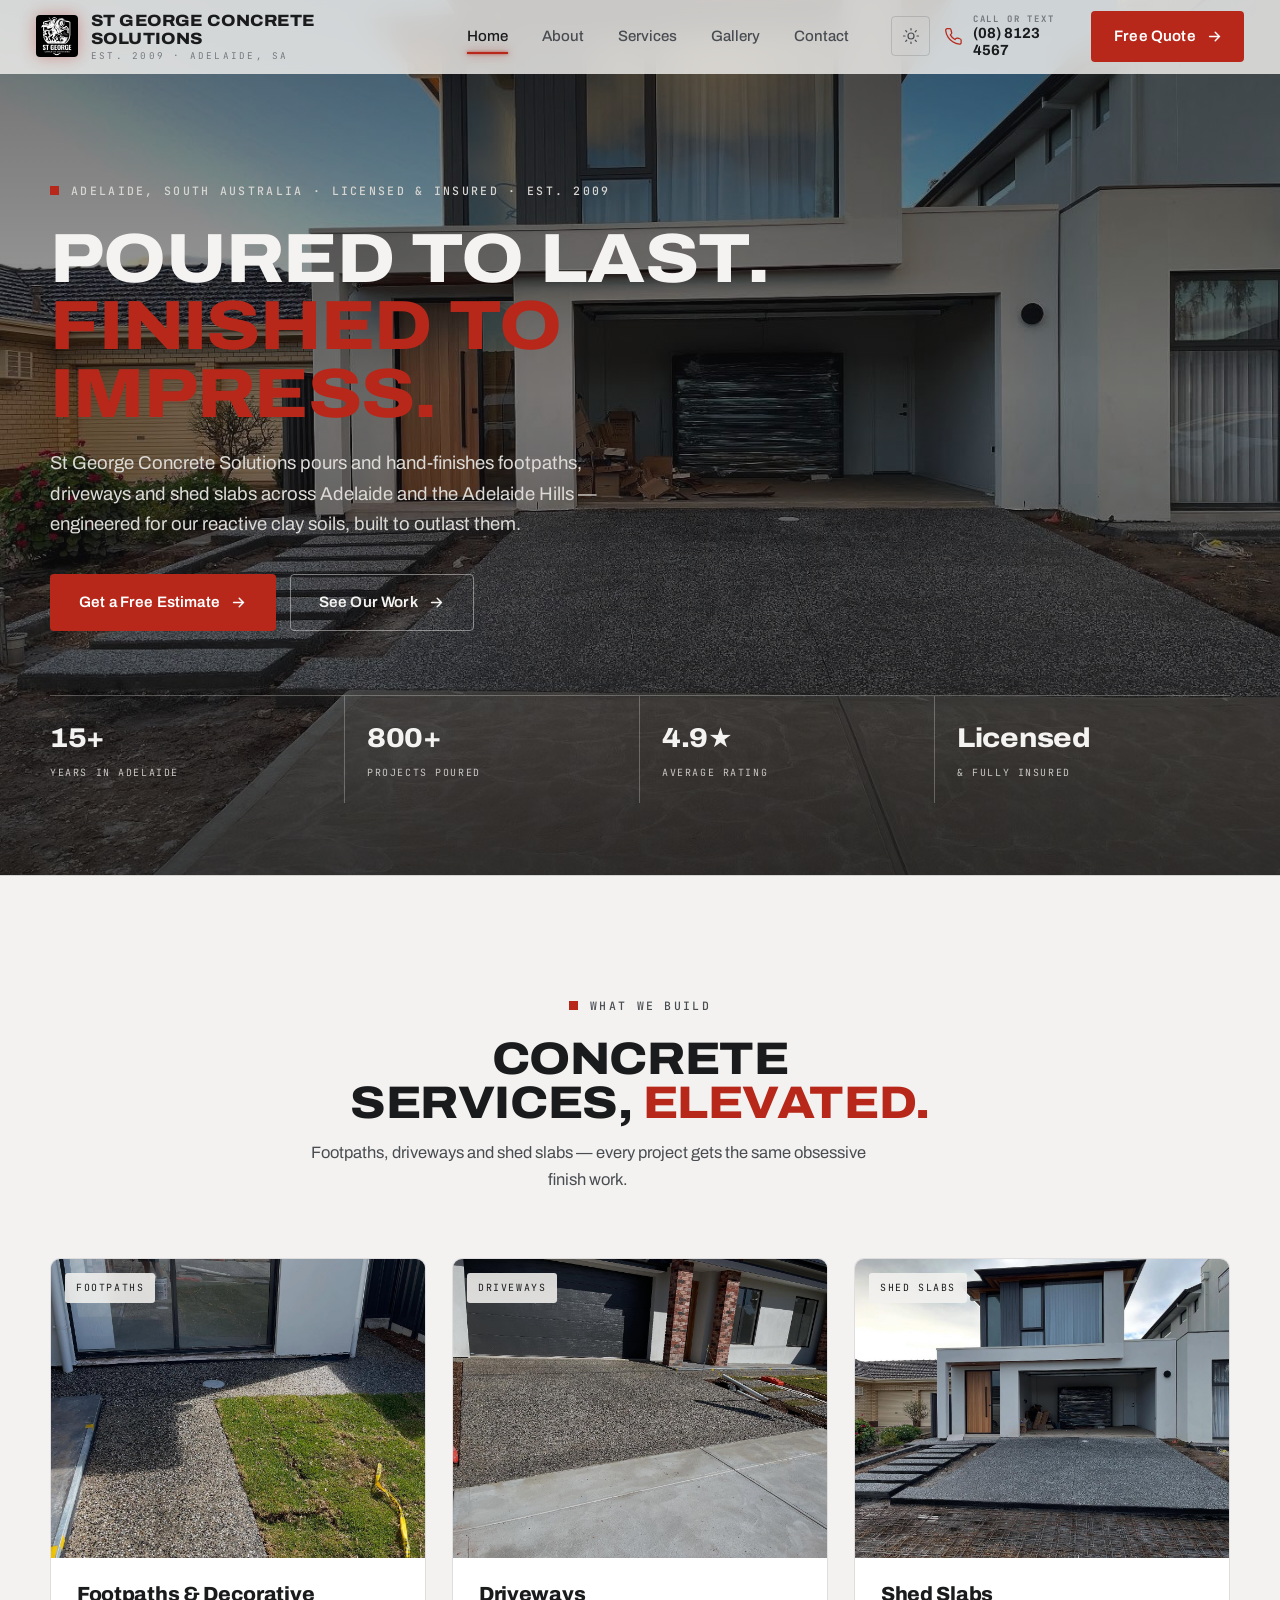
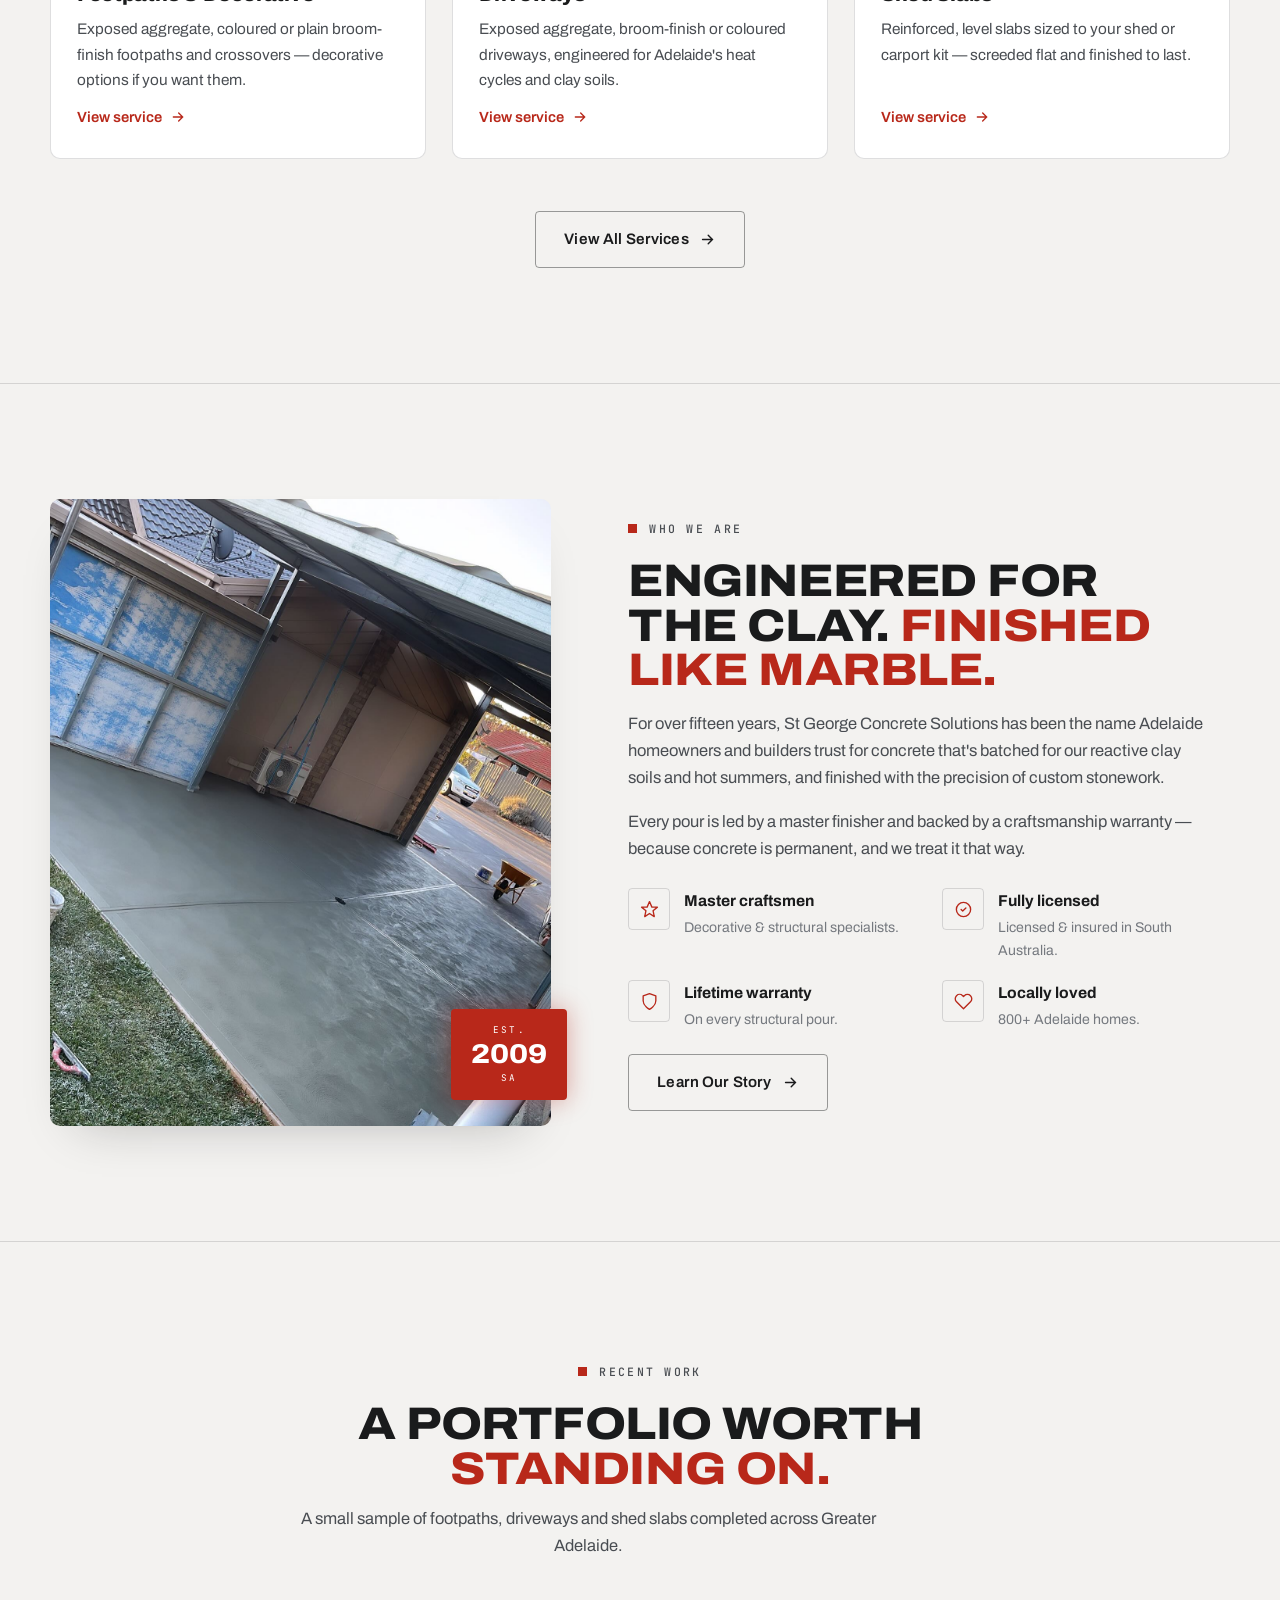
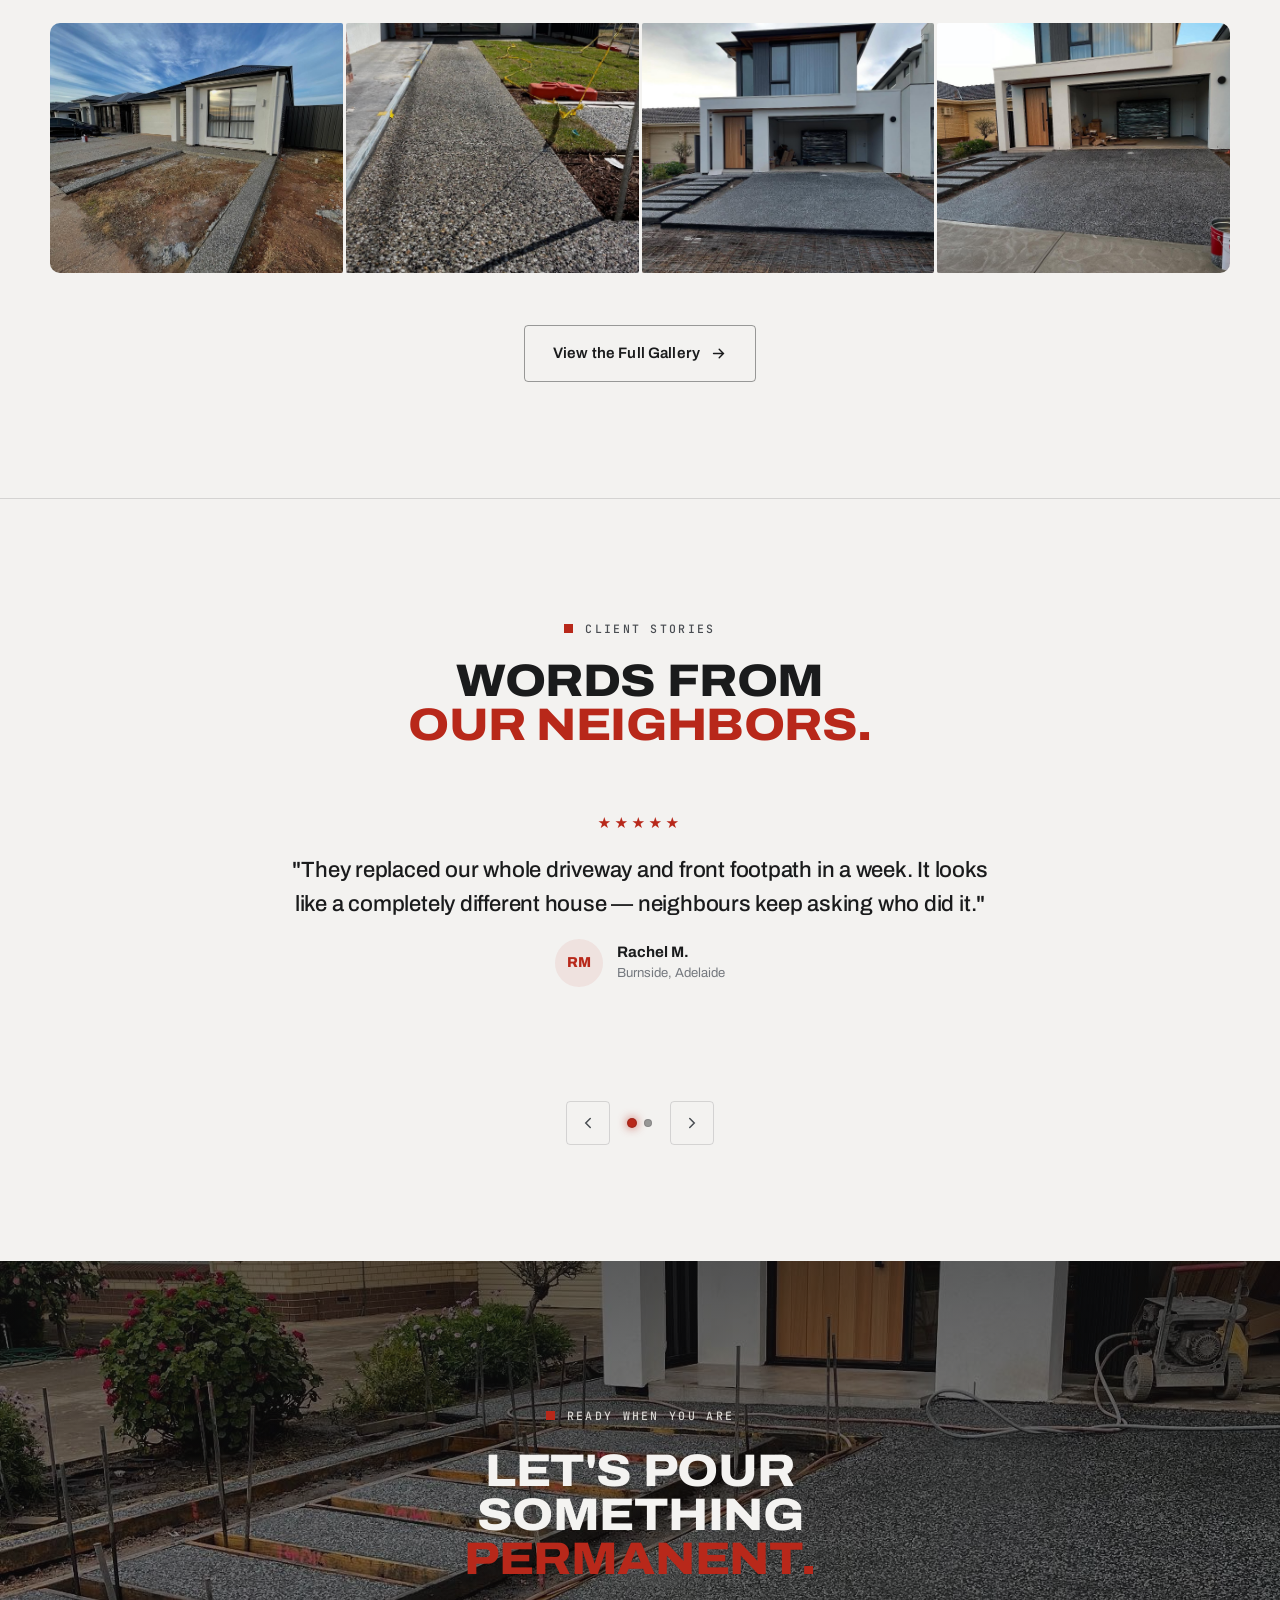
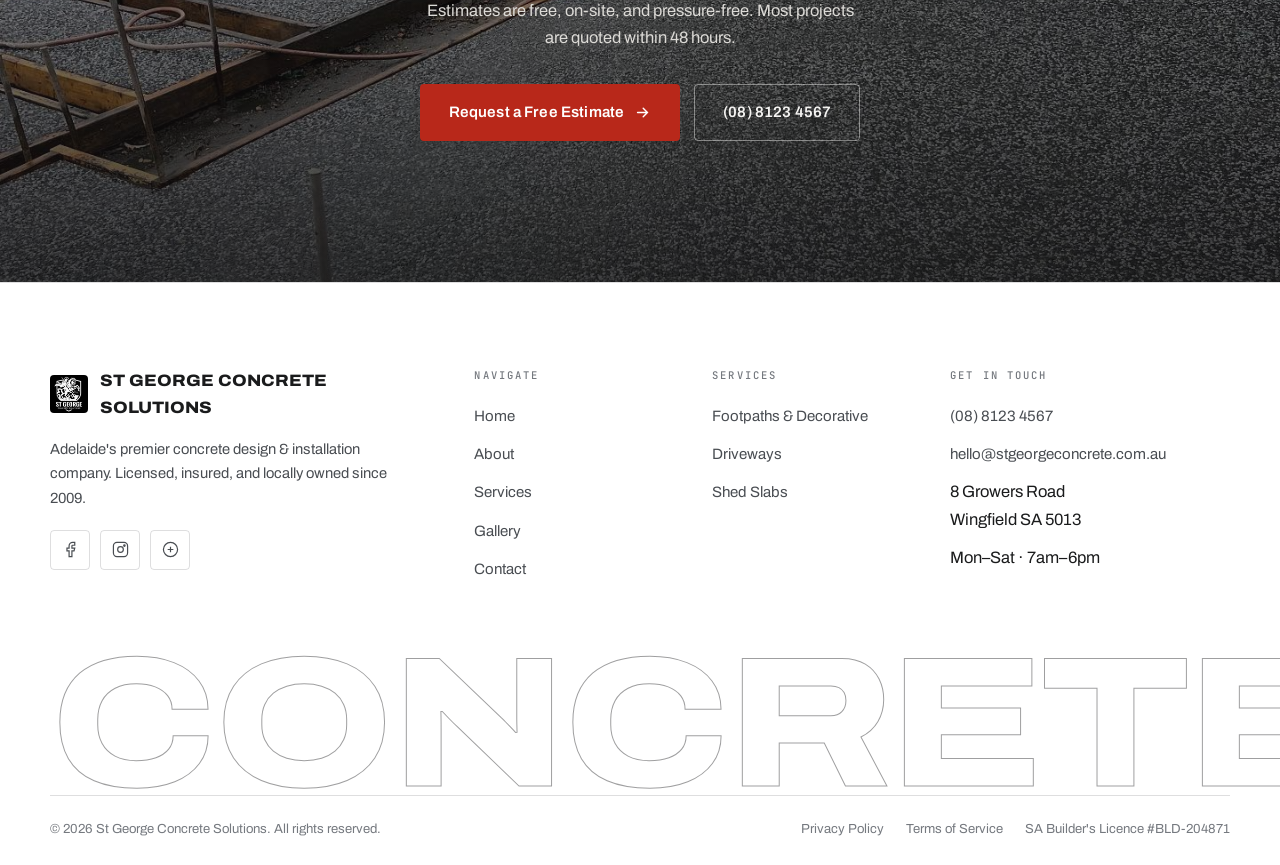
<file: index.html>
<!DOCTYPE html>
<html lang="en">
<head>
<meta charset="UTF-8">
<script>(function(){try{var t=localStorage.getItem('sg-theme');if(!t){t=(window.matchMedia&&window.matchMedia('(prefers-color-scheme: dark)').matches)?'dark':'light';}document.documentElement.setAttribute('data-theme',t);}catch(e){document.documentElement.setAttribute('data-theme','light');}})();</script>
<meta name="viewport" content="width=device-width, initial-scale=1.0">
<title>St George Concrete Solutions | Premium Concrete in Adelaide, SA</title>
<meta name="description" content="Adelaide's footpath, driveway and shed slab specialists. Licensed, insured, 15+ years of experience.">
<link rel="preconnect" href="https://fonts.googleapis.com">
<link rel="preconnect" href="https://fonts.gstatic.com" crossorigin>
<link href="https://fonts.googleapis.com/css2?family=Archivo:ital,wdth,wght@0,62..125,100..900;1,62..125,100..900&family=JetBrains+Mono:wght@400;500;600&display=swap" rel="stylesheet">
<link rel="icon" href="data:image/svg+xml,%3Csvg xmlns='http://www.w3.org/2000/svg' viewBox='0 0 100 100'%3E%3Crect width='100' height='100' rx='14' fill='%23B8281A'/%3E%3Ctext x='50' y='66' font-size='46' font-family='Arial,Helvetica,sans-serif' font-weight='800' fill='%23ffffff' text-anchor='middle'%3ESG%3C/text%3E%3C/svg%3E">
<link rel="stylesheet" href="styles.css">
</head>
<body>
<a class="skip-link" href="#main">Skip to content</a>
<header id="site-header">
  <div class="container nav-inner">
    <a href="index.html" class="logo" aria-label="St George Concrete Solutions — home">
      <img class="mark" src="Conclogo.jpg" alt="">
      <span class="word"><b>St George Concrete Solutions</b><small>Est. 2009 · Adelaide, SA</small></span>
    </a>
    <nav class="nav-links" aria-label="Primary">
      <a href="index.html" class="active" aria-current="page">Home</a>
      <a href="about.html">About</a>
      <a href="services.html">Services</a>
      <a href="gallery.html">Gallery</a>
      <a href="contact.html">Contact</a>
    </nav>
    <div class="nav-right">
      <button class="theme-toggle" id="themeToggle" aria-label="Toggle light and dark mode" aria-pressed="false">
        <svg class="icon-sun" viewBox="0 0 24 24" fill="none" stroke="currentColor" stroke-width="1.6" stroke-linecap="round" stroke-linejoin="round" aria-hidden="true"><circle cx="12" cy="12" r="4"/><path d="M12 2v2M12 20v2M4.93 4.93l1.41 1.41M17.66 17.66l1.41 1.41M2 12h2M20 12h2M4.93 19.07l1.41-1.41M17.66 6.34l1.41-1.41"/></svg>
        <svg class="icon-moon" viewBox="0 0 24 24" fill="none" stroke="currentColor" stroke-width="1.6" stroke-linecap="round" stroke-linejoin="round" aria-hidden="true"><path d="M21 12.79A9 9 0 1111.21 3 7 7 0 0021 12.79z"/></svg>
      </button>
      <a href="tel:0881234567" class="nav-phone">
        <svg viewBox="0 0 24 24" fill="none" stroke-width="1.6" stroke-linecap="round" stroke-linejoin="round" aria-hidden="true"><path d="M22 16.92v3a2 2 0 0 1-2.18 2 19.79 19.79 0 0 1-8.63-3.07 19.5 19.5 0 0 1-6-6 19.79 19.79 0 0 1-3.07-8.67A2 2 0 0 1 4.11 2h3a2 2 0 0 1 2 1.72c.127.96.361 1.903.7 2.81a2 2 0 0 1-.45 2.11L8.09 9.91a16 16 0 0 0 6 6l1.27-1.27a2 2 0 0 1 2.11-.45c.907.339 1.85.573 2.81.7A2 2 0 0 1 22 16.92z"/></svg>
        <span><small>Call or text</small>(08) 8123 4567</span>
      </a>
      <a href="contact.html" class="btn btn-solid" style="padding:12px 22px;">
        <span>Free Quote</span>
        <svg viewBox="0 0 24 24" fill="none" stroke="currentColor" stroke-width="2" stroke-linecap="round" aria-hidden="true"><path d="M5 12h14M13 6l6 6-6 6"/></svg>
      </a>
      <button class="burger" id="burger" aria-label="Open menu" aria-expanded="false" aria-controls="mobilePanel"><span></span><span></span><span></span></button>
    </div>
  </div>
  <div class="mobile-panel" id="mobilePanel">
    <a href="index.html" class="active" aria-current="page">Home</a>
    <a href="about.html">About</a>
    <a href="services.html">Services</a>
    <a href="gallery.html">Gallery</a>
    <a href="contact.html">Contact</a>
    <a href="contact.html" class="btn btn-solid">Get a Free Quote</a>
  </div>
</header>
<div class="overlay-dim" id="overlayDim"></div>

<main id="main">

  <section class="hero">
    <div class="hero-bg">
      <img src="concrete.jpg" data-file="concrete.jpg" data-w="1920" data-h="1080" data-label="Hero — exposed aggregate driveway, wide shot" alt="Exposed aggregate driveway by St George Concrete Solutions" loading="lazy">
    </div>
    <div class="container hero-inner">
      <div class="eyebrow">Adelaide, South Australia · Licensed &amp; Insured · Est. 2009</div>
      <h1>Poured to last.<br><em>Finished to impress.</em></h1>
      <p class="lead">St George Concrete Solutions pours and hand-finishes footpaths, driveways and shed slabs across Adelaide and the Adelaide Hills — engineered for our reactive clay soils, built to outlast them.</p>
      <div class="hero-cta">
        <a href="contact.html" class="btn btn-solid"><span>Get a Free Estimate</span><svg viewBox="0 0 24 24" fill="none" stroke="currentColor" stroke-width="2" stroke-linecap="round" aria-hidden="true"><path d="M5 12h14M13 6l6 6-6 6"/></svg></a>
        <a href="gallery.html" class="btn btn-outline"><span>See Our Work</span><svg viewBox="0 0 24 24" fill="none" stroke="currentColor" stroke-width="2" stroke-linecap="round" aria-hidden="true"><path d="M5 12h14M13 6l6 6-6 6"/></svg></a>
      </div>
      <div class="hero-ticket">
        <div class="cell"><b>15+</b><span>Years in Adelaide</span></div>
        <div class="cell"><b>800+</b><span>Projects poured</span></div>
        <div class="cell"><b>4.9★</b><span>Average rating</span></div>
        <div class="cell"><b>Licensed</b><span>&amp; fully insured</span></div>
      </div>
    </div>
  </section>

  <section class="section">
    <div class="container">
      <div class="section-head center reveal">
        <div class="eyebrow">What we build</div>
        <h2 class="section-title">Concrete services, <em>elevated.</em></h2>
        <p class="section-sub">Footpaths, driveways and shed slabs — every project gets the same obsessive finish work.</p>
      </div>
      <div class="services-grid">
        <article class="service-card reveal-scale d1">
          <div class="service-media">
            <img src="concrete6.jpg" data-file="concrete6.jpg" data-w="800" data-h="640" data-label="Service — Footpaths" alt="Footpaths &amp; Decorative in Adelaide, South Australia" loading="lazy">
            <span class="service-tag">Footpaths</span>
          </div>
          <div class="service-body">
            <h3>Footpaths &amp; Decorative</h3>
            <p>Exposed aggregate, coloured or plain broom-finish footpaths and crossovers — decorative options if you want them.</p>
            <a href="services.html" class="service-link"><span>View service</span><svg viewBox="0 0 24 24" fill="none" stroke="currentColor" stroke-width="2" stroke-linecap="round" aria-hidden="true"><path d="M5 12h14M13 6l6 6-6 6"/></svg></a>
          </div>
        </article>

        <article class="service-card reveal-scale d2">
          <div class="service-media">
            <img src="concrete4.jpg" data-file="concrete4.jpg" data-w="800" data-h="640" data-label="Service — Driveways" alt="Driveways in Adelaide, South Australia" loading="lazy">
            <span class="service-tag">Driveways</span>
          </div>
          <div class="service-body">
            <h3>Driveways</h3>
            <p>Exposed aggregate, broom-finish or coloured driveways, engineered for Adelaide's heat cycles and clay soils.</p>
            <a href="services.html" class="service-link"><span>View service</span><svg viewBox="0 0 24 24" fill="none" stroke="currentColor" stroke-width="2" stroke-linecap="round" aria-hidden="true"><path d="M5 12h14M13 6l6 6-6 6"/></svg></a>
          </div>
        </article>

        <article class="service-card reveal-scale d3">
          <div class="service-media">
            <img src="concrete10.jpg" data-file="concrete10.jpg" data-w="800" data-h="640" data-label="Service — Shed Slabs" alt="Shed Slabs in Adelaide, South Australia" loading="lazy">
            <span class="service-tag">Shed Slabs</span>
          </div>
          <div class="service-body">
            <h3>Shed Slabs</h3>
            <p>Reinforced, level slabs sized to your shed or carport kit — screeded flat and finished to last.</p>
            <a href="services.html" class="service-link"><span>View service</span><svg viewBox="0 0 24 24" fill="none" stroke="currentColor" stroke-width="2" stroke-linecap="round" aria-hidden="true"><path d="M5 12h14M13 6l6 6-6 6"/></svg></a>
          </div>
        </article>

      </div>
      <div style="text-align:center; margin-top:52px;">
        <a href="services.html" class="btn btn-outline"><span>View All Services</span><svg viewBox="0 0 24 24" fill="none" stroke="currentColor" stroke-width="2" stroke-linecap="round" aria-hidden="true"><path d="M5 12h14M13 6l6 6-6 6"/></svg></a>
      </div>
    </div>
  </section>

  <section class="section">
    <div class="container about-grid">
      <div class="about-media reveal-left">
        <div class="img-wrap">
          <img src="concrete2.jpg" data-file="concrete2.jpg" data-w="900" data-h="1125" data-label="About — crew finishing a driveway pour" alt="St George Concrete Solutions crew hand-finishing a driveway pour" loading="lazy">
        </div>
        <div class="about-badge"><span>EST.</span><b>2009</b><span>SA</span></div>
      </div>
      <div class="about-copy reveal-right">
        <div class="eyebrow">Who we are</div>
        <h2 class="section-title">Engineered for the clay. <em>Finished like marble.</em></h2>
        <p>For over fifteen years, St George Concrete Solutions has been the name Adelaide homeowners and builders trust for concrete that's batched for our reactive clay soils and hot summers, and finished with the precision of custom stonework.</p>
        <p>Every pour is led by a master finisher and backed by a craftsmanship warranty — because concrete is permanent, and we treat it that way.</p>
        <div class="about-points">
          <div class="about-point">
            <div class="ic"><svg viewBox="0 0 24 24" fill="none" stroke="currentColor" stroke-width="1.7" stroke-linecap="round" stroke-linejoin="round" aria-hidden="true"><path d="M12 2l3 7h7l-5.5 4.5L18 21l-6-4-6 4 1.5-7.5L2 9h7z"/></svg></div>
            <div><b>Master craftsmen</b><p>Decorative &amp; structural specialists.</p></div>
          </div>
          <div class="about-point">
            <div class="ic"><svg viewBox="0 0 24 24" fill="none" stroke="currentColor" stroke-width="1.7" stroke-linecap="round" stroke-linejoin="round" aria-hidden="true"><circle cx="12" cy="12" r="9"/><path d="M9 12l2 2 4-4"/></svg></div>
            <div><b>Fully licensed</b><p>Licensed &amp; insured in South Australia.</p></div>
          </div>
          <div class="about-point">
            <div class="ic"><svg viewBox="0 0 24 24" fill="none" stroke="currentColor" stroke-width="1.7" stroke-linecap="round" stroke-linejoin="round" aria-hidden="true"><path d="M12 22s8-4.5 8-11V5l-8-3-8 3v6c0 6.5 8 11 8 11z"/></svg></div>
            <div><b>Lifetime warranty</b><p>On every structural pour.</p></div>
          </div>
          <div class="about-point">
            <div class="ic"><svg viewBox="0 0 24 24" fill="none" stroke="currentColor" stroke-width="1.7" stroke-linecap="round" stroke-linejoin="round" aria-hidden="true"><path d="M20.84 4.61a5.5 5.5 0 0 0-7.78 0L12 5.67l-1.06-1.06a5.5 5.5 0 1 0-7.78 7.78L12 21.23l8.84-8.84a5.5 5.5 0 0 0 0-7.78z"/></svg></div>
            <div><b>Locally loved</b><p>800+ Adelaide homes.</p></div>
          </div>
        </div>
        <a href="about.html" class="btn btn-outline" style="margin-top:14px;"><span>Learn Our Story</span><svg viewBox="0 0 24 24" fill="none" stroke="currentColor" stroke-width="2" stroke-linecap="round" aria-hidden="true"><path d="M5 12h14M13 6l6 6-6 6"/></svg></a>
      </div>
    </div>
  </section>

  <section class="section">
    <div class="container">
      <div class="section-head center reveal">
        <div class="eyebrow">Recent work</div>
        <h2 class="section-title">A portfolio worth <em>standing on.</em></h2>
        <p class="section-sub">A small sample of footpaths, driveways and shed slabs completed across Greater Adelaide.</p>
      </div>
      <div class="gallery-grid g-4 reveal">
        <a class="gallery-item" data-cat="driveways" href="gallery.html" aria-label="Driveways: Belair Hills Driveway — open gallery">
          <img src="concrete9.jpg" data-file="concrete9.jpg" data-w="800" data-h="1000" data-label="Gallery — Belair Hills Driveway" alt="Driveways: Belair Hills Driveway" loading="lazy">
          <div class="gallery-overlay"><div class="cat">Driveways</div><div class="ti">Belair Hills Driveway</div></div>
        </a>

        <a class="gallery-item" data-cat="footpaths" href="gallery.html" aria-label="Footpaths: Beaumont Footpath — open gallery">
          <img src="concrete11.jpg" data-file="concrete11.jpg" data-w="1000" data-h="640" data-label="Gallery — Beaumont Footpath" alt="Footpaths: Beaumont Footpath" loading="lazy">
          <div class="gallery-overlay"><div class="cat">Footpaths</div><div class="ti">Beaumont Footpath</div></div>
        </a>

        <a class="gallery-item" data-cat="shed-slabs" href="gallery.html" aria-label="Shed Slabs: Burnside Shed Slab — open gallery">
          <img src="concrete10.jpg" data-file="concrete10.jpg" data-w="700" data-h="640" data-label="Gallery — Burnside Shed Slab" alt="Shed Slabs: Burnside Shed Slab" loading="lazy">
          <div class="gallery-overlay"><div class="cat">Shed Slabs</div><div class="ti">Burnside Shed Slab</div></div>
        </a>

        <a class="gallery-item" data-cat="driveways" href="gallery.html" aria-label="Driveways: Glenelg Driveway — open gallery">
          <img src="concrete12.jpg" data-file="concrete12.jpg" data-w="700" data-h="640" data-label="Gallery — Glenelg Driveway" alt="Driveways: Glenelg Driveway" loading="lazy">
          <div class="gallery-overlay"><div class="cat">Driveways</div><div class="ti">Glenelg Driveway</div></div>
        </a>

      </div>
      <div style="text-align:center; margin-top:52px;">
        <a href="gallery.html" class="btn btn-outline"><span>View the Full Gallery</span><svg viewBox="0 0 24 24" fill="none" stroke="currentColor" stroke-width="2" stroke-linecap="round" aria-hidden="true"><path d="M5 12h14M13 6l6 6-6 6"/></svg></a>
      </div>
    </div>
  </section>

  <section class="section">
    <div class="container">
      <div class="section-head center reveal">
        <div class="eyebrow">Client stories</div>
        <h2 class="section-title">Words from <em>our neighbors.</em></h2>
      </div>
      <div class="tm-wrap reveal">
        <div class="tm-track" id="tmTrack">
          <div class="tm-slide active">
            <div class="tm-stars" aria-hidden="true">★★★★★</div>
            <p class="quote">"They replaced our whole driveway and front footpath in a week. It looks like a completely different house — neighbours keep asking who did it."</p>
            <div class="tm-person">
              <span class="initials" aria-hidden="true">RM</span>
              <div class="who"><b>Rachel M.</b><span>Burnside, Adelaide</span></div>
            </div>
          </div>
          <div class="tm-slide">
            <div class="tm-stars" aria-hidden="true">★★★★★</div>
            <p class="quote">"Best quote, cleanest job site, and they finished a day ahead of schedule. Our new shed slab is dead level and drains perfectly."</p>
            <div class="tm-person">
              <span class="initials" aria-hidden="true">DT</span>
              <div class="who"><b>Derek T.</b><span>Beaumont, Adelaide</span></div>
            </div>
          </div>
        </div>
        <div class="tm-nav">
          <button id="tmPrev" aria-label="Previous testimonial"><svg viewBox="0 0 24 24" fill="none" stroke="currentColor" stroke-width="2" stroke-linecap="round" aria-hidden="true"><path d="M15 18l-6-6 6-6"/></svg></button>
          <div class="tm-dots" id="tmDots"></div>
          <button id="tmNext" aria-label="Next testimonial"><svg viewBox="0 0 24 24" fill="none" stroke="currentColor" stroke-width="2" stroke-linecap="round" aria-hidden="true"><path d="M9 18l6-6-6-6"/></svg></button>
        </div>
      </div>
    </div>
  </section>

  <section class="cta-banner">
    <div class="cta-bg">
      <img src="concrete15.jpg" data-file="concrete15.jpg" data-w="1920" data-h="1200" data-label="CTA banner — dusk shot of finished slab" alt="Finished concrete slab at dusk" loading="lazy">
    </div>
    <div class="container cta-content reveal">
      <div class="eyebrow">Ready when you are</div>
      <h2 class="section-title">Let's pour something <em>permanent.</em></h2>
      <p>Estimates are free, on-site, and pressure-free. Most projects are quoted within 48 hours.</p>
      <div class="cta-actions">
        <a href="contact.html" class="btn btn-solid"><span>Request a Free Estimate</span><svg viewBox="0 0 24 24" fill="none" stroke="currentColor" stroke-width="2" stroke-linecap="round" aria-hidden="true"><path d="M5 12h14M13 6l6 6-6 6"/></svg></a>
        <a href="tel:0881234567" class="btn btn-outline"><span>(08) 8123 4567</span></a>
      </div>
    </div>
  </section>

</main>

<footer>
  <div class="container">
    <div class="footer-grid">
      <div class="footer-col">
        <div class="footer-logo"><img class="mark" src="Conclogo.jpg" alt=""> St George Concrete Solutions</div>
        <p>Adelaide's premier concrete design &amp; installation company. Licensed, insured, and locally owned since 2009.</p>
        <div class="footer-social">
          <a href="#" aria-label="Facebook"><svg viewBox="0 0 24 24" fill="none" stroke="currentColor" stroke-width="1.7" aria-hidden="true"><path d="M18 2h-3a5 5 0 00-5 5v3H7v4h3v8h4v-8h3l1-4h-4V7a1 1 0 011-1h3z"/></svg></a>
          <a href="#" aria-label="Instagram"><svg viewBox="0 0 24 24" fill="none" stroke="currentColor" stroke-width="1.7" aria-hidden="true"><rect x="2" y="2" width="20" height="20" rx="5"/><circle cx="12" cy="12" r="4"/><circle cx="17.5" cy="6.5" r="1"/></svg></a>
          <a href="#" aria-label="Google Business Profile"><svg viewBox="0 0 24 24" fill="none" stroke="currentColor" stroke-width="1.7" aria-hidden="true"><circle cx="12" cy="12" r="10"/><path d="M12 8v8M8 12h8"/></svg></a>
        </div>
      </div>
      <div class="footer-col">
        <h5>Navigate</h5>
        <ul>
          <li><a href="index.html">Home</a></li>
          <li><a href="about.html">About</a></li>
          <li><a href="services.html">Services</a></li>
          <li><a href="gallery.html">Gallery</a></li>
          <li><a href="contact.html">Contact</a></li>
        </ul>
      </div>
      <div class="footer-col">
        <h5>Services</h5>
        <ul>
          <li><a href="services.html">Footpaths &amp; Decorative</a></li>
          <li><a href="services.html">Driveways</a></li>
          <li><a href="services.html">Shed Slabs</a></li>
        </ul>
      </div>
      <div class="footer-col">
        <h5>Get in touch</h5>
        <ul>
          <li><a href="tel:0881234567">(08) 8123 4567</a></li>
          <li><a href="mailto:hello@stgeorgeconcrete.com.au">hello@stgeorgeconcrete.com.au</a></li>
          <li>8 Growers Road<br>Wingfield SA 5013</li>
          <li>Mon–Sat · 7am–6pm</li>
        </ul>
      </div>
    </div>
    <div class="footer-big-word" aria-hidden="true">CONCRETE</div>
    <div class="footer-bottom">
      <p>© <span id="year">2026</span> St George Concrete Solutions. All rights reserved.</p>
      <div class="legal">
        <a href="#">Privacy Policy</a>
        <a href="#">Terms of Service</a>
        <a href="#">SA Builder's Licence #BLD-204871</a>
      </div>
    </div>
  </div>
</footer>

<button id="top-btn" aria-label="Back to top">
  <svg viewBox="0 0 24 24" fill="none" stroke="currentColor" stroke-width="2" stroke-linecap="round" aria-hidden="true"><path d="M12 19V5M5 12l7-7 7 7"/></svg>
</button>

<script src="script.js"></script>
</body>
</html>
</file>
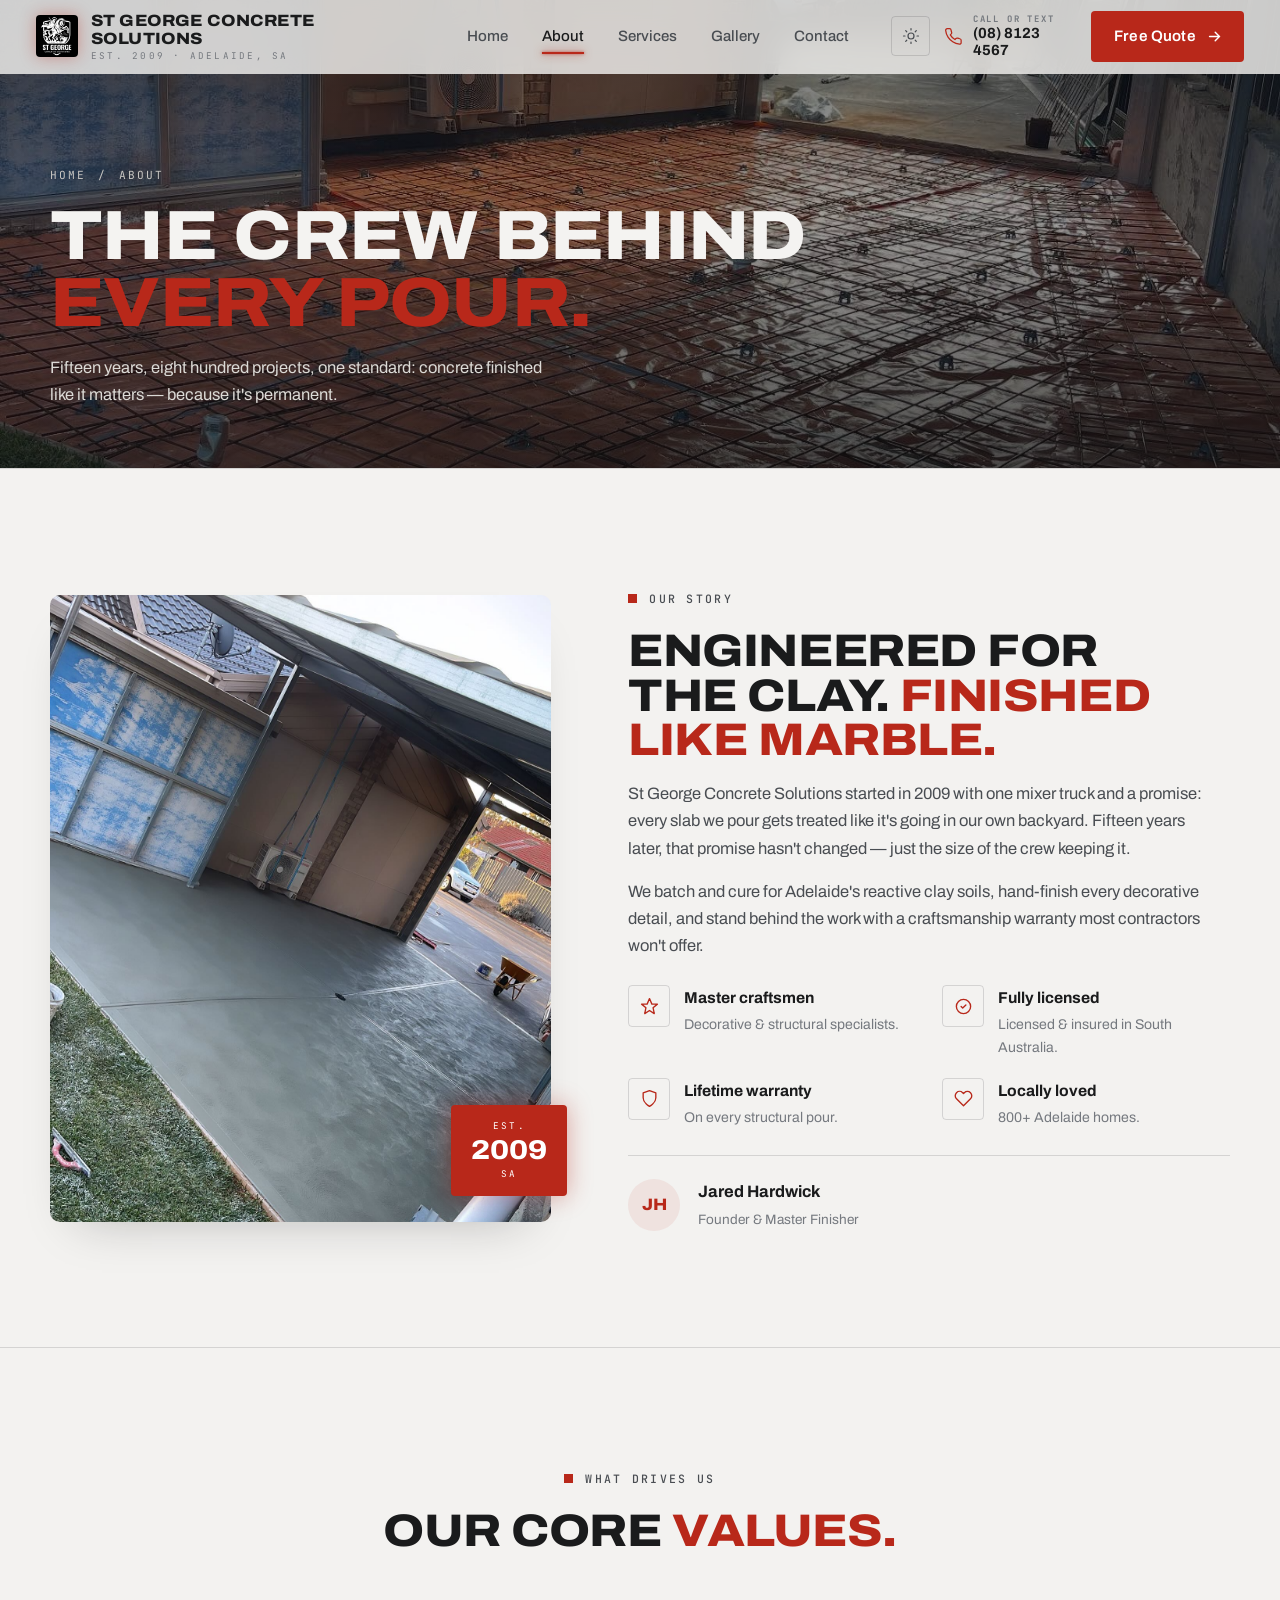
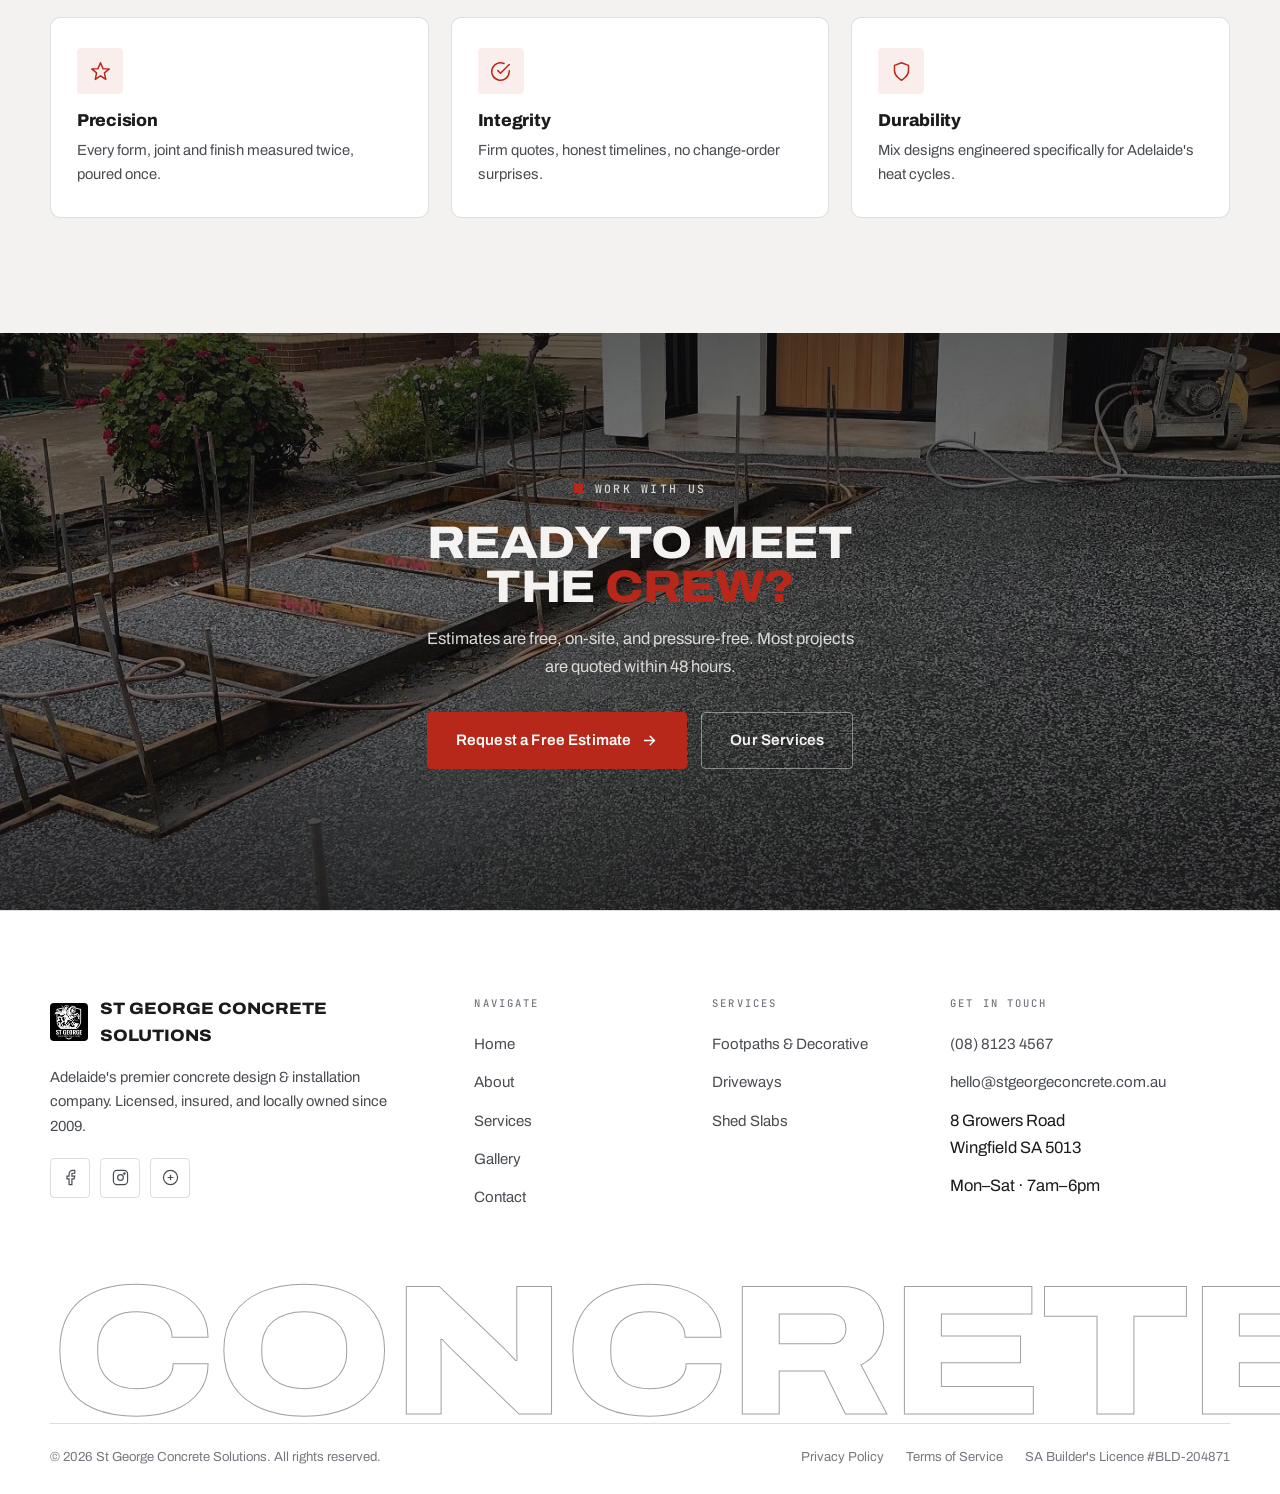
<file: about.html>
<!DOCTYPE html>
<html lang="en">
<head>
<meta charset="UTF-8">
<script>(function(){try{var t=localStorage.getItem('sg-theme');if(!t){t=(window.matchMedia&&window.matchMedia('(prefers-color-scheme: dark)').matches)?'dark':'light';}document.documentElement.setAttribute('data-theme',t);}catch(e){document.documentElement.setAttribute('data-theme','light');}})();</script>
<meta name="viewport" content="width=device-width, initial-scale=1.0">
<title>About Us | St George Concrete Solutions</title>
<meta name="description" content="15+ years of concrete craftsmanship in Adelaide — footpaths, driveways and shed slabs, built to last.">
<link rel="preconnect" href="https://fonts.googleapis.com">
<link rel="preconnect" href="https://fonts.gstatic.com" crossorigin>
<link href="https://fonts.googleapis.com/css2?family=Archivo:ital,wdth,wght@0,62..125,100..900;1,62..125,100..900&family=JetBrains+Mono:wght@400;500;600&display=swap" rel="stylesheet">
<link rel="icon" href="data:image/svg+xml,%3Csvg xmlns='http://www.w3.org/2000/svg' viewBox='0 0 100 100'%3E%3Crect width='100' height='100' rx='14' fill='%23B8281A'/%3E%3Ctext x='50' y='66' font-size='46' font-family='Arial,Helvetica,sans-serif' font-weight='800' fill='%23ffffff' text-anchor='middle'%3ESG%3C/text%3E%3C/svg%3E">
<link rel="stylesheet" href="styles.css">
</head>
<body>
<a class="skip-link" href="#main">Skip to content</a>
<header id="site-header">
  <div class="container nav-inner">
    <a href="index.html" class="logo" aria-label="St George Concrete Solutions — home">
      <img class="mark" src="Conclogo.jpg" alt="">
      <span class="word"><b>St George Concrete Solutions</b><small>Est. 2009 · Adelaide, SA</small></span>
    </a>
    <nav class="nav-links" aria-label="Primary">
      <a href="index.html">Home</a>
      <a href="about.html" class="active" aria-current="page">About</a>
      <a href="services.html">Services</a>
      <a href="gallery.html">Gallery</a>
      <a href="contact.html">Contact</a>
    </nav>
    <div class="nav-right">
      <button class="theme-toggle" id="themeToggle" aria-label="Toggle light and dark mode" aria-pressed="false">
        <svg class="icon-sun" viewBox="0 0 24 24" fill="none" stroke="currentColor" stroke-width="1.6" stroke-linecap="round" stroke-linejoin="round" aria-hidden="true"><circle cx="12" cy="12" r="4"/><path d="M12 2v2M12 20v2M4.93 4.93l1.41 1.41M17.66 17.66l1.41 1.41M2 12h2M20 12h2M4.93 19.07l1.41-1.41M17.66 6.34l1.41-1.41"/></svg>
        <svg class="icon-moon" viewBox="0 0 24 24" fill="none" stroke="currentColor" stroke-width="1.6" stroke-linecap="round" stroke-linejoin="round" aria-hidden="true"><path d="M21 12.79A9 9 0 1111.21 3 7 7 0 0021 12.79z"/></svg>
      </button>
      <a href="tel:0881234567" class="nav-phone">
        <svg viewBox="0 0 24 24" fill="none" stroke-width="1.6" stroke-linecap="round" stroke-linejoin="round" aria-hidden="true"><path d="M22 16.92v3a2 2 0 0 1-2.18 2 19.79 19.79 0 0 1-8.63-3.07 19.5 19.5 0 0 1-6-6 19.79 19.79 0 0 1-3.07-8.67A2 2 0 0 1 4.11 2h3a2 2 0 0 1 2 1.72c.127.96.361 1.903.7 2.81a2 2 0 0 1-.45 2.11L8.09 9.91a16 16 0 0 0 6 6l1.27-1.27a2 2 0 0 1 2.11-.45c.907.339 1.85.573 2.81.7A2 2 0 0 1 22 16.92z"/></svg>
        <span><small>Call or text</small>(08) 8123 4567</span>
      </a>
      <a href="contact.html" class="btn btn-solid" style="padding:12px 22px;">
        <span>Free Quote</span>
        <svg viewBox="0 0 24 24" fill="none" stroke="currentColor" stroke-width="2" stroke-linecap="round" aria-hidden="true"><path d="M5 12h14M13 6l6 6-6 6"/></svg>
      </a>
      <button class="burger" id="burger" aria-label="Open menu" aria-expanded="false" aria-controls="mobilePanel"><span></span><span></span><span></span></button>
    </div>
  </div>
  <div class="mobile-panel" id="mobilePanel">
    <a href="index.html">Home</a>
    <a href="about.html" class="active" aria-current="page">About</a>
    <a href="services.html">Services</a>
    <a href="gallery.html">Gallery</a>
    <a href="contact.html">Contact</a>
    <a href="contact.html" class="btn btn-solid">Get a Free Quote</a>
  </div>
</header>
<div class="overlay-dim" id="overlayDim"></div>

<main id="main">

  <section class="page-banner">
    <div class="hero-bg">
      <img src="concrete19.jpg" data-file="concrete19.jpg" data-w="1920" data-h="900" data-label="Page banner — crew on job site" alt="St George Concrete Solutions crew on a job site" loading="lazy">
    </div>
    <div class="container page-banner-inner">
      <div class="breadcrumb"><a href="index.html">Home</a><span>/</span><span>About</span></div>
      <h1>The crew behind <em>every pour.</em></h1>
      <p>Fifteen years, eight hundred projects, one standard: concrete finished like it matters — because it's permanent.</p>
    </div>
  </section>


  <section class="section">
    <div class="container about-grid">
      <div class="about-media reveal-left">
        <div class="img-wrap">
          <img src="concrete2.jpg" data-file="concrete2.jpg" data-w="900" data-h="1125" data-label="About — crew finishing a driveway pour" alt="St George Concrete Solutions crew hand-finishing a driveway pour" loading="lazy">
        </div>
        <div class="about-badge"><span>EST.</span><b>2009</b><span>SA</span></div>
      </div>
      <div class="about-copy reveal-right">
        <div class="eyebrow">Our story</div>
        <h2 class="section-title">Engineered for the clay. <em>Finished like marble.</em></h2>
        <p>St George Concrete Solutions started in 2009 with one mixer truck and a promise: every slab we pour gets treated like it's going in our own backyard. Fifteen years later, that promise hasn't changed — just the size of the crew keeping it.</p>
        <p>We batch and cure for Adelaide's reactive clay soils, hand-finish every decorative detail, and stand behind the work with a craftsmanship warranty most contractors won't offer.</p>
        <div class="about-points">
          <div class="about-point">
            <div class="ic"><svg viewBox="0 0 24 24" fill="none" stroke="currentColor" stroke-width="1.7" stroke-linecap="round" stroke-linejoin="round" aria-hidden="true"><path d="M12 2l3 7h7l-5.5 4.5L18 21l-6-4-6 4 1.5-7.5L2 9h7z"/></svg></div>
            <div><b>Master craftsmen</b><p>Decorative &amp; structural specialists.</p></div>
          </div>
          <div class="about-point">
            <div class="ic"><svg viewBox="0 0 24 24" fill="none" stroke="currentColor" stroke-width="1.7" stroke-linecap="round" stroke-linejoin="round" aria-hidden="true"><circle cx="12" cy="12" r="9"/><path d="M9 12l2 2 4-4"/></svg></div>
            <div><b>Fully licensed</b><p>Licensed &amp; insured in South Australia.</p></div>
          </div>
          <div class="about-point">
            <div class="ic"><svg viewBox="0 0 24 24" fill="none" stroke="currentColor" stroke-width="1.7" stroke-linecap="round" stroke-linejoin="round" aria-hidden="true"><path d="M12 22s8-4.5 8-11V5l-8-3-8 3v6c0 6.5 8 11 8 11z"/></svg></div>
            <div><b>Lifetime warranty</b><p>On every structural pour.</p></div>
          </div>
          <div class="about-point">
            <div class="ic"><svg viewBox="0 0 24 24" fill="none" stroke="currentColor" stroke-width="1.7" stroke-linecap="round" stroke-linejoin="round" aria-hidden="true"><path d="M20.84 4.61a5.5 5.5 0 0 0-7.78 0L12 5.67l-1.06-1.06a5.5 5.5 0 1 0-7.78 7.78L12 21.23l8.84-8.84a5.5 5.5 0 0 0 0-7.78z"/></svg></div>
            <div><b>Locally loved</b><p>800+ Adelaide homes.</p></div>
          </div>
        </div>
        <div class="about-sign">
          <span class="initials" aria-hidden="true">JH</span>
          <div class="who"><b>Jared Hardwick</b><span>Founder &amp; Master Finisher</span></div>
        </div>
      </div>
    </div>
  </section>

  <section class="section">
    <div class="container">
      <div class="section-head center reveal">
        <div class="eyebrow">What drives us</div>
        <h2 class="section-title">Our core <em>values.</em></h2>
      </div>
      <div class="values-grid">
        <div class="value-card reveal-scale d1">
          <div class="ic"><svg viewBox="0 0 24 24" fill="none" stroke="currentColor" stroke-width="1.7" stroke-linecap="round" stroke-linejoin="round" aria-hidden="true"><path d="M12 2l3 7h7l-5.5 4.5L18 21l-6-4-6 4 1.5-7.5L2 9h7z"/></svg></div>
          <h4>Precision</h4>
          <p>Every form, joint and finish measured twice, poured once.</p>
        </div>
        <div class="value-card reveal-scale d2">
          <div class="ic"><svg viewBox="0 0 24 24" fill="none" stroke="currentColor" stroke-width="1.7" stroke-linecap="round" stroke-linejoin="round" aria-hidden="true"><path d="M22 11.08V12a10 10 0 11-5.93-9.14"/><path d="M22 4L12 14.01l-3-3"/></svg></div>
          <h4>Integrity</h4>
          <p>Firm quotes, honest timelines, no change-order surprises.</p>
        </div>
        <div class="value-card reveal-scale d3">
          <div class="ic"><svg viewBox="0 0 24 24" fill="none" stroke="currentColor" stroke-width="1.7" stroke-linecap="round" stroke-linejoin="round" aria-hidden="true"><path d="M12 22s8-4.5 8-11V5l-8-3-8 3v6c0 6.5 8 11 8 11z"/></svg></div>
          <h4>Durability</h4>
          <p>Mix designs engineered specifically for Adelaide's heat cycles.</p>
        </div>
      </div>
    </div>
  </section>

  <section class="cta-banner">
    <div class="cta-bg">
      <img src="concrete15.jpg" data-file="concrete15.jpg" data-w="1920" data-h="1200" data-label="CTA banner — dusk shot of finished slab" alt="Finished concrete slab at dusk" loading="lazy">
    </div>
    <div class="container cta-content reveal">
      <div class="eyebrow">Work with us</div>
      <h2 class="section-title">Ready to meet the <em>crew?</em></h2>
      <p>Estimates are free, on-site, and pressure-free. Most projects are quoted within 48 hours.</p>
      <div class="cta-actions">
        <a href="contact.html" class="btn btn-solid"><span>Request a Free Estimate</span><svg viewBox="0 0 24 24" fill="none" stroke="currentColor" stroke-width="2" stroke-linecap="round" aria-hidden="true"><path d="M5 12h14M13 6l6 6-6 6"/></svg></a>
        <a href="services.html" class="btn btn-outline"><span>Our Services</span></a>
      </div>
    </div>
  </section>

</main>

<footer>
  <div class="container">
    <div class="footer-grid">
      <div class="footer-col">
        <div class="footer-logo"><img class="mark" src="Conclogo.jpg" alt=""> St George Concrete Solutions</div>
        <p>Adelaide's premier concrete design &amp; installation company. Licensed, insured, and locally owned since 2009.</p>
        <div class="footer-social">
          <a href="#" aria-label="Facebook"><svg viewBox="0 0 24 24" fill="none" stroke="currentColor" stroke-width="1.7" aria-hidden="true"><path d="M18 2h-3a5 5 0 00-5 5v3H7v4h3v8h4v-8h3l1-4h-4V7a1 1 0 011-1h3z"/></svg></a>
          <a href="#" aria-label="Instagram"><svg viewBox="0 0 24 24" fill="none" stroke="currentColor" stroke-width="1.7" aria-hidden="true"><rect x="2" y="2" width="20" height="20" rx="5"/><circle cx="12" cy="12" r="4"/><circle cx="17.5" cy="6.5" r="1"/></svg></a>
          <a href="#" aria-label="Google Business Profile"><svg viewBox="0 0 24 24" fill="none" stroke="currentColor" stroke-width="1.7" aria-hidden="true"><circle cx="12" cy="12" r="10"/><path d="M12 8v8M8 12h8"/></svg></a>
        </div>
      </div>
      <div class="footer-col">
        <h5>Navigate</h5>
        <ul>
          <li><a href="index.html">Home</a></li>
          <li><a href="about.html">About</a></li>
          <li><a href="services.html">Services</a></li>
          <li><a href="gallery.html">Gallery</a></li>
          <li><a href="contact.html">Contact</a></li>
        </ul>
      </div>
      <div class="footer-col">
        <h5>Services</h5>
        <ul>
          <li><a href="services.html">Footpaths &amp; Decorative</a></li>
          <li><a href="services.html">Driveways</a></li>
          <li><a href="services.html">Shed Slabs</a></li>
        </ul>
      </div>
      <div class="footer-col">
        <h5>Get in touch</h5>
        <ul>
          <li><a href="tel:0881234567">(08) 8123 4567</a></li>
          <li><a href="mailto:hello@stgeorgeconcrete.com.au">hello@stgeorgeconcrete.com.au</a></li>
          <li>8 Growers Road<br>Wingfield SA 5013</li>
          <li>Mon–Sat · 7am–6pm</li>
        </ul>
      </div>
    </div>
    <div class="footer-big-word" aria-hidden="true">CONCRETE</div>
    <div class="footer-bottom">
      <p>© <span id="year">2026</span> St George Concrete Solutions. All rights reserved.</p>
      <div class="legal">
        <a href="#">Privacy Policy</a>
        <a href="#">Terms of Service</a>
        <a href="#">SA Builder's Licence #BLD-204871</a>
      </div>
    </div>
  </div>
</footer>

<button id="top-btn" aria-label="Back to top">
  <svg viewBox="0 0 24 24" fill="none" stroke="currentColor" stroke-width="2" stroke-linecap="round" aria-hidden="true"><path d="M12 19V5M5 12l7-7 7 7"/></svg>
</button>

<script src="script.js"></script>
</body>
</html>
</file>
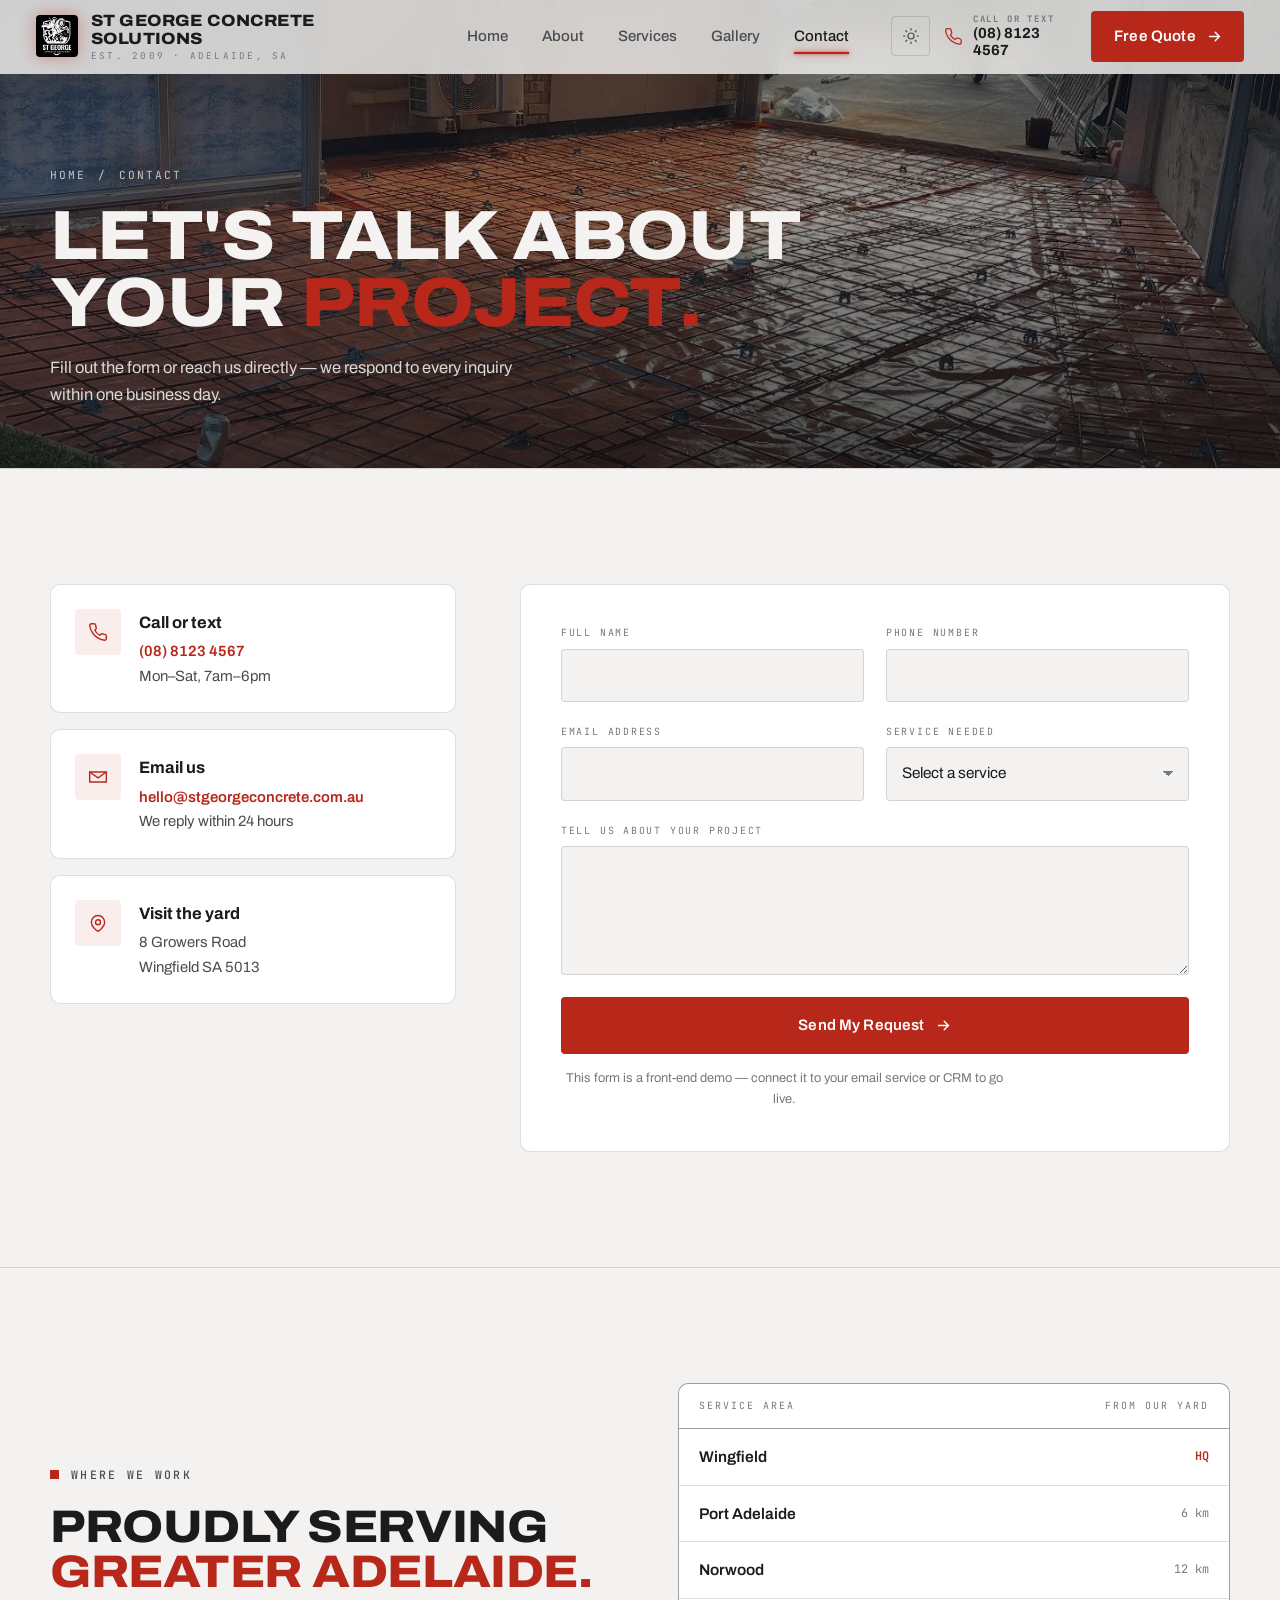
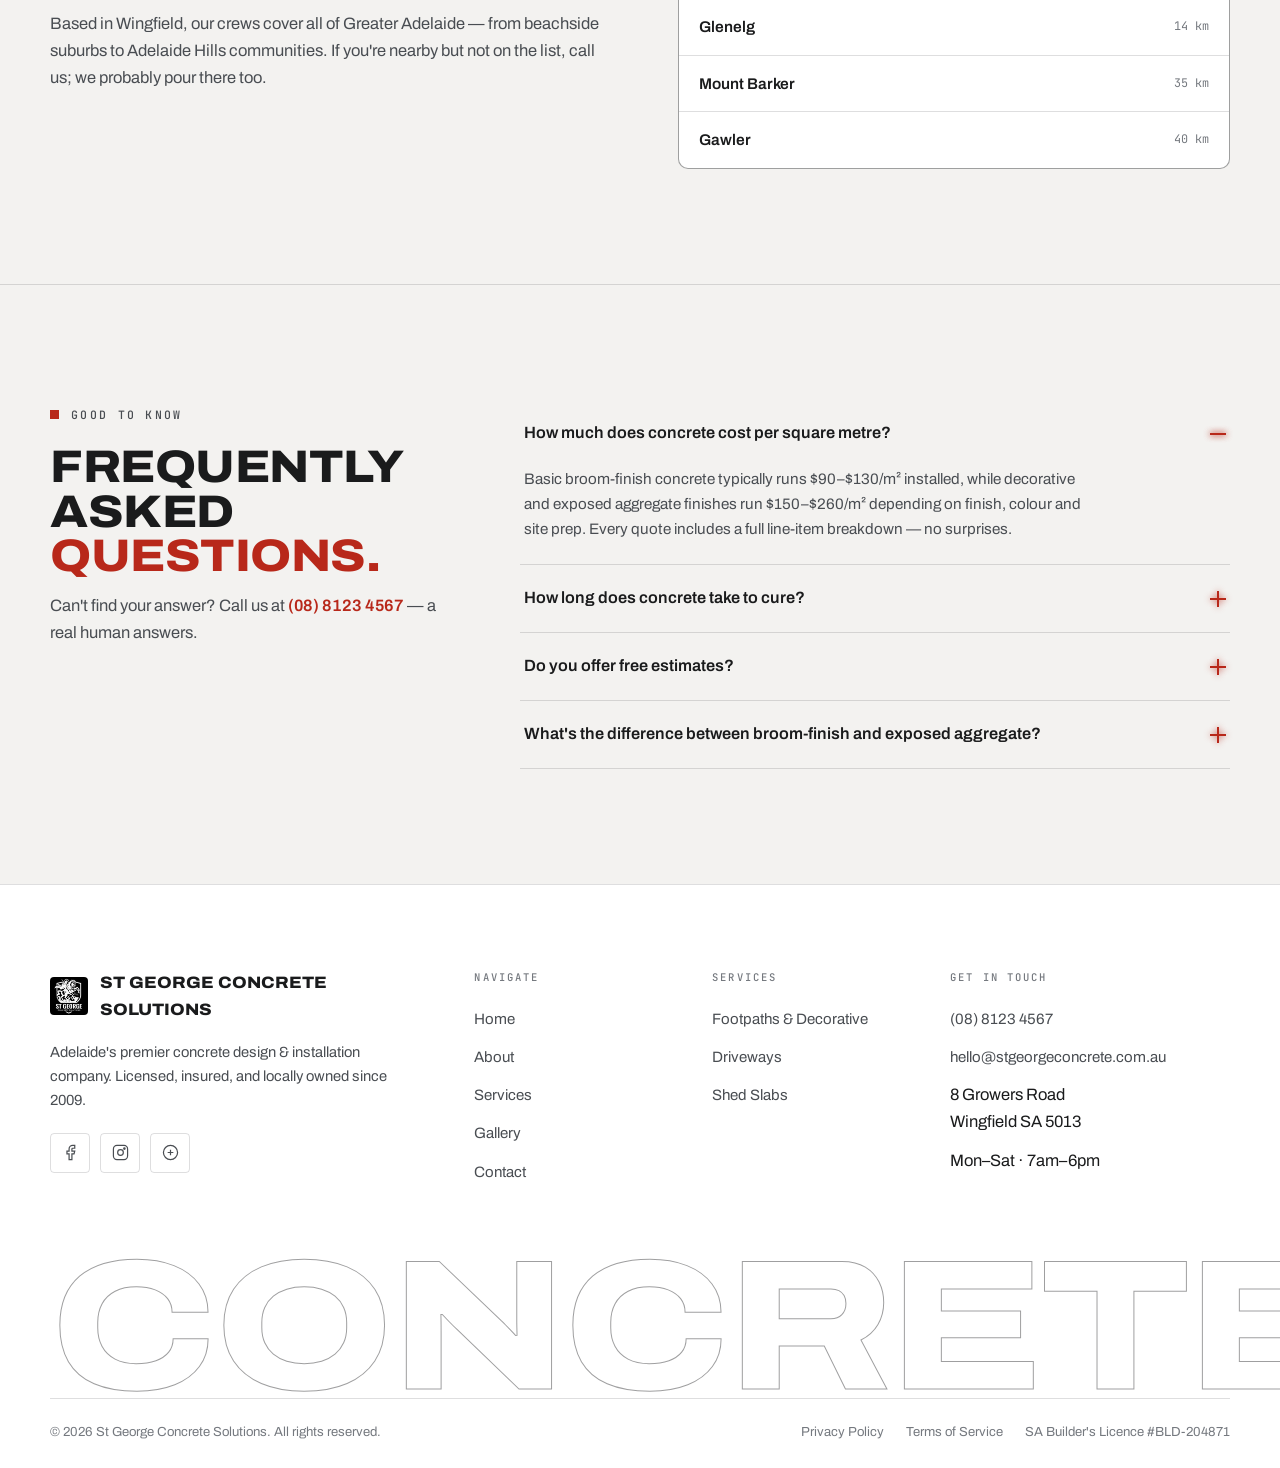
<file: contact.html>
<!DOCTYPE html>
<html lang="en">
<head>
<meta charset="UTF-8">
<script>(function(){try{var t=localStorage.getItem('sg-theme');if(!t){t=(window.matchMedia&&window.matchMedia('(prefers-color-scheme: dark)').matches)?'dark':'light';}document.documentElement.setAttribute('data-theme',t);}catch(e){document.documentElement.setAttribute('data-theme','light');}})();</script>
<meta name="viewport" content="width=device-width, initial-scale=1.0">
<title>Contact | St George Concrete Solutions</title>
<meta name="description" content="Get a free concrete estimate in Adelaide, Norwood, Glenelg, Port Adelaide, Mount Barker & Gawler, South Australia.">
<link rel="preconnect" href="https://fonts.googleapis.com">
<link rel="preconnect" href="https://fonts.gstatic.com" crossorigin>
<link href="https://fonts.googleapis.com/css2?family=Archivo:ital,wdth,wght@0,62..125,100..900;1,62..125,100..900&family=JetBrains+Mono:wght@400;500;600&display=swap" rel="stylesheet">
<link rel="icon" href="data:image/svg+xml,%3Csvg xmlns='http://www.w3.org/2000/svg' viewBox='0 0 100 100'%3E%3Crect width='100' height='100' rx='14' fill='%23B8281A'/%3E%3Ctext x='50' y='66' font-size='46' font-family='Arial,Helvetica,sans-serif' font-weight='800' fill='%23ffffff' text-anchor='middle'%3ESG%3C/text%3E%3C/svg%3E">
<link rel="stylesheet" href="styles.css">
</head>
<body>
<a class="skip-link" href="#main">Skip to content</a>
<header id="site-header">
  <div class="container nav-inner">
    <a href="index.html" class="logo" aria-label="St George Concrete Solutions — home">
      <img class="mark" src="Conclogo.jpg" alt="">
      <span class="word"><b>St George Concrete Solutions</b><small>Est. 2009 · Adelaide, SA</small></span>
    </a>
    <nav class="nav-links" aria-label="Primary">
      <a href="index.html">Home</a>
      <a href="about.html">About</a>
      <a href="services.html">Services</a>
      <a href="gallery.html">Gallery</a>
      <a href="contact.html" class="active" aria-current="page">Contact</a>
    </nav>
    <div class="nav-right">
      <button class="theme-toggle" id="themeToggle" aria-label="Toggle light and dark mode" aria-pressed="false">
        <svg class="icon-sun" viewBox="0 0 24 24" fill="none" stroke="currentColor" stroke-width="1.6" stroke-linecap="round" stroke-linejoin="round" aria-hidden="true"><circle cx="12" cy="12" r="4"/><path d="M12 2v2M12 20v2M4.93 4.93l1.41 1.41M17.66 17.66l1.41 1.41M2 12h2M20 12h2M4.93 19.07l1.41-1.41M17.66 6.34l1.41-1.41"/></svg>
        <svg class="icon-moon" viewBox="0 0 24 24" fill="none" stroke="currentColor" stroke-width="1.6" stroke-linecap="round" stroke-linejoin="round" aria-hidden="true"><path d="M21 12.79A9 9 0 1111.21 3 7 7 0 0021 12.79z"/></svg>
      </button>
      <a href="tel:0881234567" class="nav-phone">
        <svg viewBox="0 0 24 24" fill="none" stroke-width="1.6" stroke-linecap="round" stroke-linejoin="round" aria-hidden="true"><path d="M22 16.92v3a2 2 0 0 1-2.18 2 19.79 19.79 0 0 1-8.63-3.07 19.5 19.5 0 0 1-6-6 19.79 19.79 0 0 1-3.07-8.67A2 2 0 0 1 4.11 2h3a2 2 0 0 1 2 1.72c.127.96.361 1.903.7 2.81a2 2 0 0 1-.45 2.11L8.09 9.91a16 16 0 0 0 6 6l1.27-1.27a2 2 0 0 1 2.11-.45c.907.339 1.85.573 2.81.7A2 2 0 0 1 22 16.92z"/></svg>
        <span><small>Call or text</small>(08) 8123 4567</span>
      </a>
      <a href="contact.html" class="btn btn-solid" style="padding:12px 22px;">
        <span>Free Quote</span>
        <svg viewBox="0 0 24 24" fill="none" stroke="currentColor" stroke-width="2" stroke-linecap="round" aria-hidden="true"><path d="M5 12h14M13 6l6 6-6 6"/></svg>
      </a>
      <button class="burger" id="burger" aria-label="Open menu" aria-expanded="false" aria-controls="mobilePanel"><span></span><span></span><span></span></button>
    </div>
  </div>
  <div class="mobile-panel" id="mobilePanel">
    <a href="index.html">Home</a>
    <a href="about.html">About</a>
    <a href="services.html">Services</a>
    <a href="gallery.html">Gallery</a>
    <a href="contact.html" class="active" aria-current="page">Contact</a>
    <a href="contact.html" class="btn btn-solid">Get a Free Quote</a>
  </div>
</header>
<div class="overlay-dim" id="overlayDim"></div>

<main id="main">

  <section class="page-banner">
    <div class="hero-bg">
      <img src="concrete19.jpg" data-file="concrete19.jpg" data-w="1920" data-h="900" data-label="Page banner — crew on job site" alt="St George Concrete Solutions crew on a job site" loading="lazy">
    </div>
    <div class="container page-banner-inner">
      <div class="breadcrumb"><a href="index.html">Home</a><span>/</span><span>Contact</span></div>
      <h1>Let's talk about your <em>project.</em></h1>
      <p>Fill out the form or reach us directly — we respond to every inquiry within one business day.</p>
    </div>
  </section>


  <section class="section">
    <div class="container">
      <div class="contact-grid">
        <div class="reveal-left">
          <div class="contact-info-card">
            <div class="ic"><svg viewBox="0 0 24 24" fill="none" stroke="currentColor" stroke-width="1.7" stroke-linecap="round" stroke-linejoin="round" aria-hidden="true"><path d="M22 16.92v3a2 2 0 0 1-2.18 2 19.79 19.79 0 0 1-8.63-3.07 19.5 19.5 0 0 1-6-6 19.79 19.79 0 0 1-3.07-8.67A2 2 0 0 1 4.11 2h3a2 2 0 0 1 2 1.72c.127.96.361 1.903.7 2.81a2 2 0 0 1-.45 2.11L8.09 9.91a16 16 0 0 0 6 6l1.27-1.27a2 2 0 0 1 2.11-.45c.907.339 1.85.573 2.81.7A2 2 0 0 1 22 16.92z"/></svg></div>
            <div><b>Call or text</b>
            <p><a href="tel:0881234567">(08) 8123 4567</a><br>Mon–Sat, 7am–6pm</p></div>
          </div>
          <div class="contact-info-card">
            <div class="ic"><svg viewBox="0 0 24 24" fill="none" stroke="currentColor" stroke-width="1.7" stroke-linecap="round" stroke-linejoin="round" aria-hidden="true"><path d="M22 6l-10 7L2 6"/><path d="M2 6h20v12H2z"/></svg></div>
            <div><b>Email us</b>
            <p><a href="mailto:hello@stgeorgeconcrete.com.au">hello@stgeorgeconcrete.com.au</a><br>We reply within 24 hours</p></div>
          </div>
          <div class="contact-info-card">
            <div class="ic"><svg viewBox="0 0 24 24" fill="none" stroke="currentColor" stroke-width="1.7" stroke-linecap="round" stroke-linejoin="round" aria-hidden="true"><path d="M12 22s8-4.5 8-11a8 8 0 10-16 0c0 6.5 8 11 8 11z"/><circle cx="12" cy="11" r="3"/></svg></div>
            <div><b>Visit the yard</b>
            <p>8 Growers Road<br>Wingfield SA 5013</p></div>
          </div>
        </div>

        <form class="contact-form reveal-right" id="contactForm">
          <div class="form-body">
            <div class="form-row">
              <div class="field">
                <label for="fname">Full name</label>
                <input type="text" id="fname" name="name" autocomplete="name" required>
              </div>
              <div class="field">
                <label for="fphone">Phone number</label>
                <input type="tel" id="fphone" name="phone" autocomplete="tel" required>
              </div>
            </div>
            <div class="form-row">
              <div class="field">
                <label for="femail">Email address</label>
                <input type="email" id="femail" name="email" autocomplete="email" required>
              </div>
              <div class="field">
                <label for="fservice">Service needed</label>
                <select id="fservice" name="service">
                  <option value="">Select a service</option>
                  <option>Footpaths &amp; Decorative</option>
                  <option>Driveways</option>
                  <option>Shed Slabs</option>
                </select>
              </div>
            </div>
            <div class="form-row">
              <div class="field full">
                <label for="fmsg">Tell us about your project</label>
                <textarea id="fmsg" name="message" rows="4"></textarea>
              </div>
            </div>
            <button type="submit" class="btn btn-solid btn-block"><span>Send My Request</span><svg viewBox="0 0 24 24" fill="none" stroke="currentColor" stroke-width="2" stroke-linecap="round" aria-hidden="true"><path d="M5 12h14M13 6l6 6-6 6"/></svg></button>
            <p class="form-note">This form is a front-end demo — connect it to your email service or CRM to go live.</p>
          </div>
          <div class="form-success" role="status">
            <div class="ok"><svg viewBox="0 0 24 24" fill="none" stroke="currentColor" stroke-width="2" stroke-linecap="round" stroke-linejoin="round" aria-hidden="true"><path d="M20 6L9 17l-5-5"/></svg></div>
            <h3>Request sent</h3>
            <p style="color:var(--ink-2);margin:8px auto 0;">Thanks — we'll get back to you within one business day. Need us sooner? Call <a href="tel:0881234567" style="color:var(--accent);font-weight:600;">(08) 8123 4567</a>.</p>
          </div>
        </form>
      </div>
    </div>
  </section>

  <section class="section">
    <div class="container area-grid">
      <div class="area-copy reveal-left">
        <div class="eyebrow">Where we work</div>
        <h2 class="section-title">Proudly serving <em>Greater Adelaide.</em></h2>
        <p>Based in Wingfield, our crews cover all of Greater Adelaide — from beachside suburbs to Adelaide Hills communities. If you're nearby but not on the list, call us; we probably pour there too.</p>
      </div>
      <div class="ledger reveal-right" aria-label="Service area and distance from headquarters">
        <div class="ledger-head"><span>Service area</span><span>From our yard</span></div>
        <div class="ledger-row"><b>Wingfield</b><span class="hq">HQ</span></div>
        <div class="ledger-row"><b>Port Adelaide</b><span>6 km</span></div>
        <div class="ledger-row"><b>Norwood</b><span>12 km</span></div>
        <div class="ledger-row"><b>Glenelg</b><span>14 km</span></div>
        <div class="ledger-row"><b>Mount Barker</b><span>35 km</span></div>
        <div class="ledger-row"><b>Gawler</b><span>40 km</span></div>
      </div>
    </div>
  </section>

  <section class="section">
    <div class="container faq-grid">
      <div class="reveal-left">
        <div class="eyebrow">Good to know</div>
        <h2 class="section-title" style="margin-top:18px;">Frequently asked <em>questions.</em></h2>
        <p class="section-sub" style="margin-top:14px;">Can't find your answer? Call us at <a href="tel:0881234567" style="color:var(--accent);font-weight:600;">(08) 8123 4567</a> — a real human answers.</p>
      </div>
      <div class="faq-list reveal-right">
        <div class="faq-item open">
          <button class="faq-q" type="button"><span>How much does concrete cost per square metre?</span><span class="faq-plus" aria-hidden="true"></span></button>
          <div class="faq-a"><p>Basic broom-finish concrete typically runs $90–$130/m² installed, while decorative and exposed aggregate finishes run $150–$260/m² depending on finish, colour and site prep. Every quote includes a full line-item breakdown — no surprises.</p></div>
        </div>
        <div class="faq-item">
          <button class="faq-q" type="button"><span>How long does concrete take to cure?</span><span class="faq-plus" aria-hidden="true"></span></button>
          <div class="faq-a"><p>Concrete is typically safe to walk on in 24–48 hours and drivable in about 7 days. Full structural cure takes roughly 28 days, though the surface is fully usable well before then.</p></div>
        </div>
        <div class="faq-item">
          <button class="faq-q" type="button"><span>Do you offer free estimates?</span><span class="faq-plus" aria-hidden="true"></span></button>
          <div class="faq-a"><p>Always. We'll walk your site, discuss finishes and provide a firm, written quote — usually within 48 hours — at no cost or obligation.</p></div>
        </div>
        <div class="faq-item">
          <button class="faq-q" type="button"><span>What's the difference between broom-finish and exposed aggregate?</span><span class="faq-plus" aria-hidden="true"></span></button>
          <div class="faq-a"><p>Broom finish is a plain, slip-resistant grey surface — the standard, budget-friendly option for driveways and footpaths. Exposed aggregate reveals the stone within the mix for a textured, decorative look, and colour or oxide can be added to either.</p></div>
        </div>
      </div>
    </div>
  </section>

</main>

<footer>
  <div class="container">
    <div class="footer-grid">
      <div class="footer-col">
        <div class="footer-logo"><img class="mark" src="Conclogo.jpg" alt=""> St George Concrete Solutions</div>
        <p>Adelaide's premier concrete design &amp; installation company. Licensed, insured, and locally owned since 2009.</p>
        <div class="footer-social">
          <a href="#" aria-label="Facebook"><svg viewBox="0 0 24 24" fill="none" stroke="currentColor" stroke-width="1.7" aria-hidden="true"><path d="M18 2h-3a5 5 0 00-5 5v3H7v4h3v8h4v-8h3l1-4h-4V7a1 1 0 011-1h3z"/></svg></a>
          <a href="#" aria-label="Instagram"><svg viewBox="0 0 24 24" fill="none" stroke="currentColor" stroke-width="1.7" aria-hidden="true"><rect x="2" y="2" width="20" height="20" rx="5"/><circle cx="12" cy="12" r="4"/><circle cx="17.5" cy="6.5" r="1"/></svg></a>
          <a href="#" aria-label="Google Business Profile"><svg viewBox="0 0 24 24" fill="none" stroke="currentColor" stroke-width="1.7" aria-hidden="true"><circle cx="12" cy="12" r="10"/><path d="M12 8v8M8 12h8"/></svg></a>
        </div>
      </div>
      <div class="footer-col">
        <h5>Navigate</h5>
        <ul>
          <li><a href="index.html">Home</a></li>
          <li><a href="about.html">About</a></li>
          <li><a href="services.html">Services</a></li>
          <li><a href="gallery.html">Gallery</a></li>
          <li><a href="contact.html">Contact</a></li>
        </ul>
      </div>
      <div class="footer-col">
        <h5>Services</h5>
        <ul>
          <li><a href="services.html">Footpaths &amp; Decorative</a></li>
          <li><a href="services.html">Driveways</a></li>
          <li><a href="services.html">Shed Slabs</a></li>
        </ul>
      </div>
      <div class="footer-col">
        <h5>Get in touch</h5>
        <ul>
          <li><a href="tel:0881234567">(08) 8123 4567</a></li>
          <li><a href="mailto:hello@stgeorgeconcrete.com.au">hello@stgeorgeconcrete.com.au</a></li>
          <li>8 Growers Road<br>Wingfield SA 5013</li>
          <li>Mon–Sat · 7am–6pm</li>
        </ul>
      </div>
    </div>
    <div class="footer-big-word" aria-hidden="true">CONCRETE</div>
    <div class="footer-bottom">
      <p>© <span id="year">2026</span> St George Concrete Solutions. All rights reserved.</p>
      <div class="legal">
        <a href="#">Privacy Policy</a>
        <a href="#">Terms of Service</a>
        <a href="#">SA Builder's Licence #BLD-204871</a>
      </div>
    </div>
  </div>
</footer>

<button id="top-btn" aria-label="Back to top">
  <svg viewBox="0 0 24 24" fill="none" stroke="currentColor" stroke-width="2" stroke-linecap="round" aria-hidden="true"><path d="M12 19V5M5 12l7-7 7 7"/></svg>
</button>

<script src="script.js"></script>
</body>
</html>
</file>
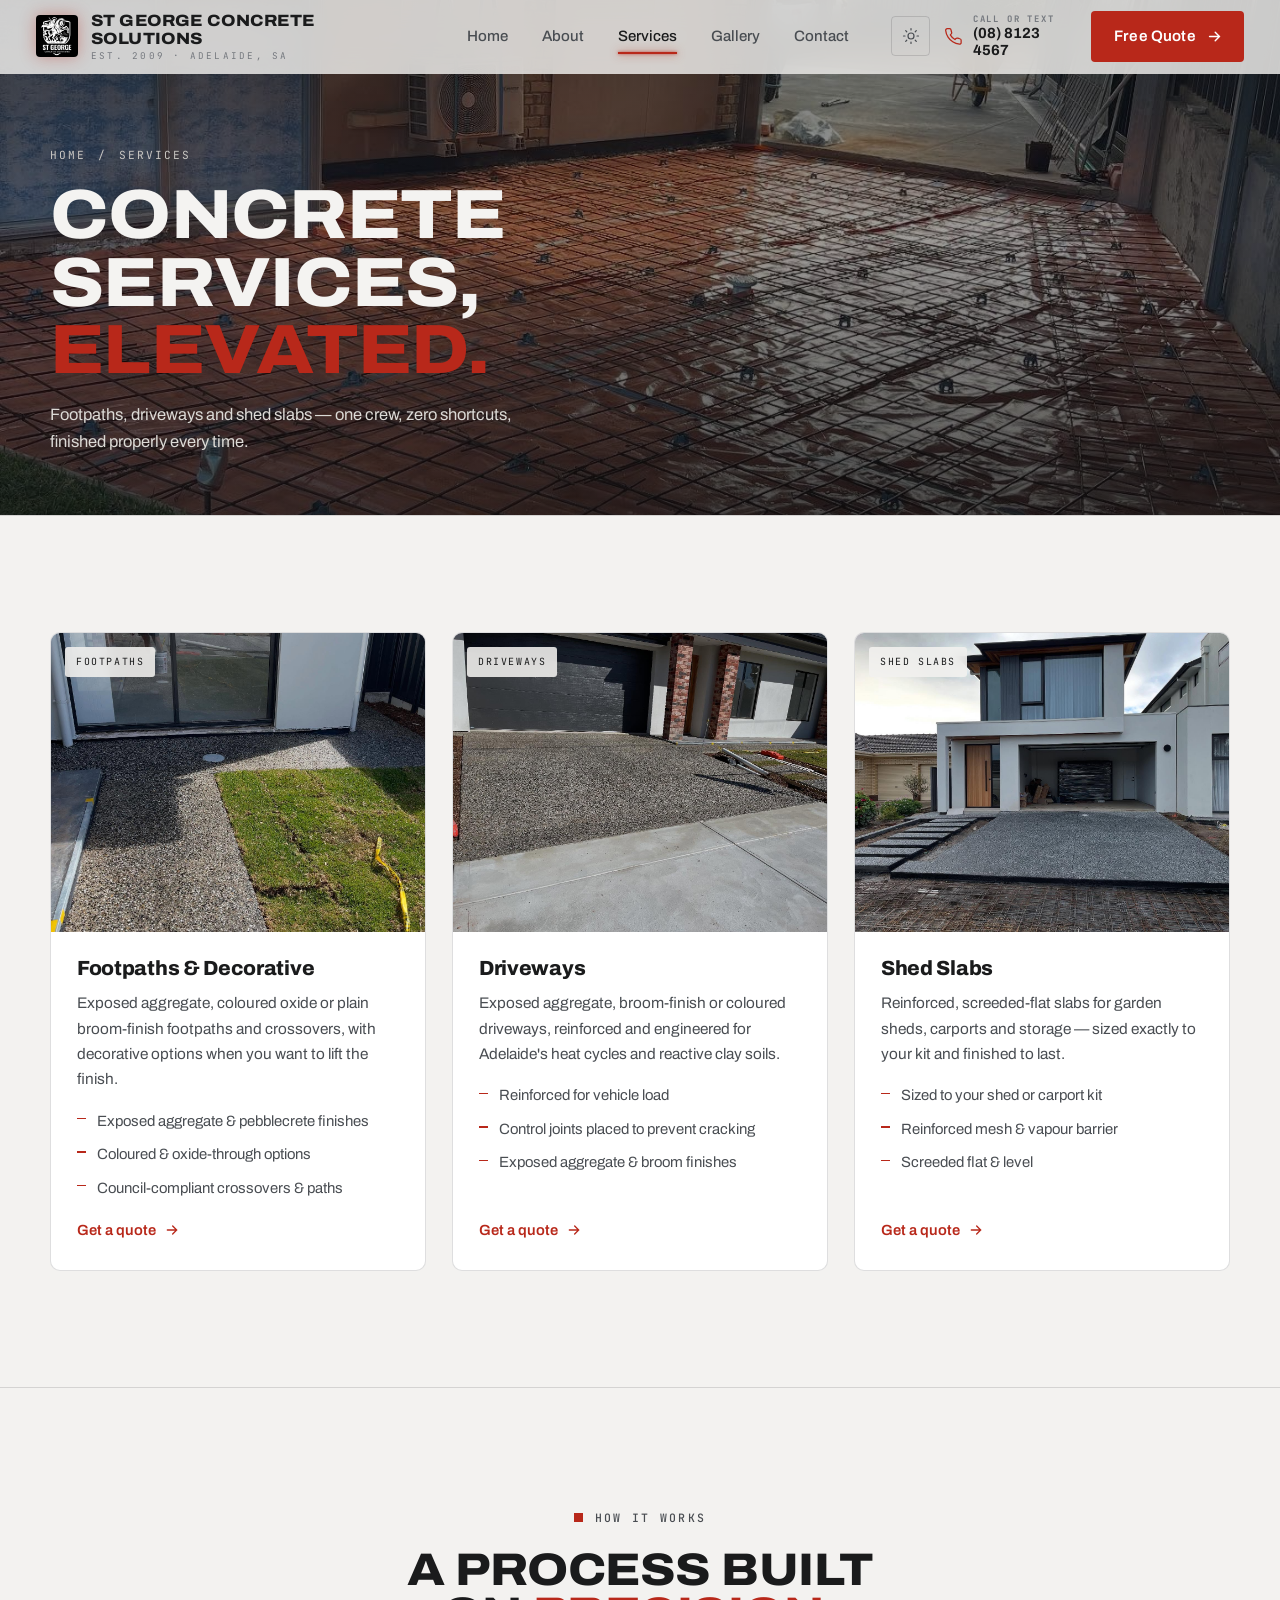
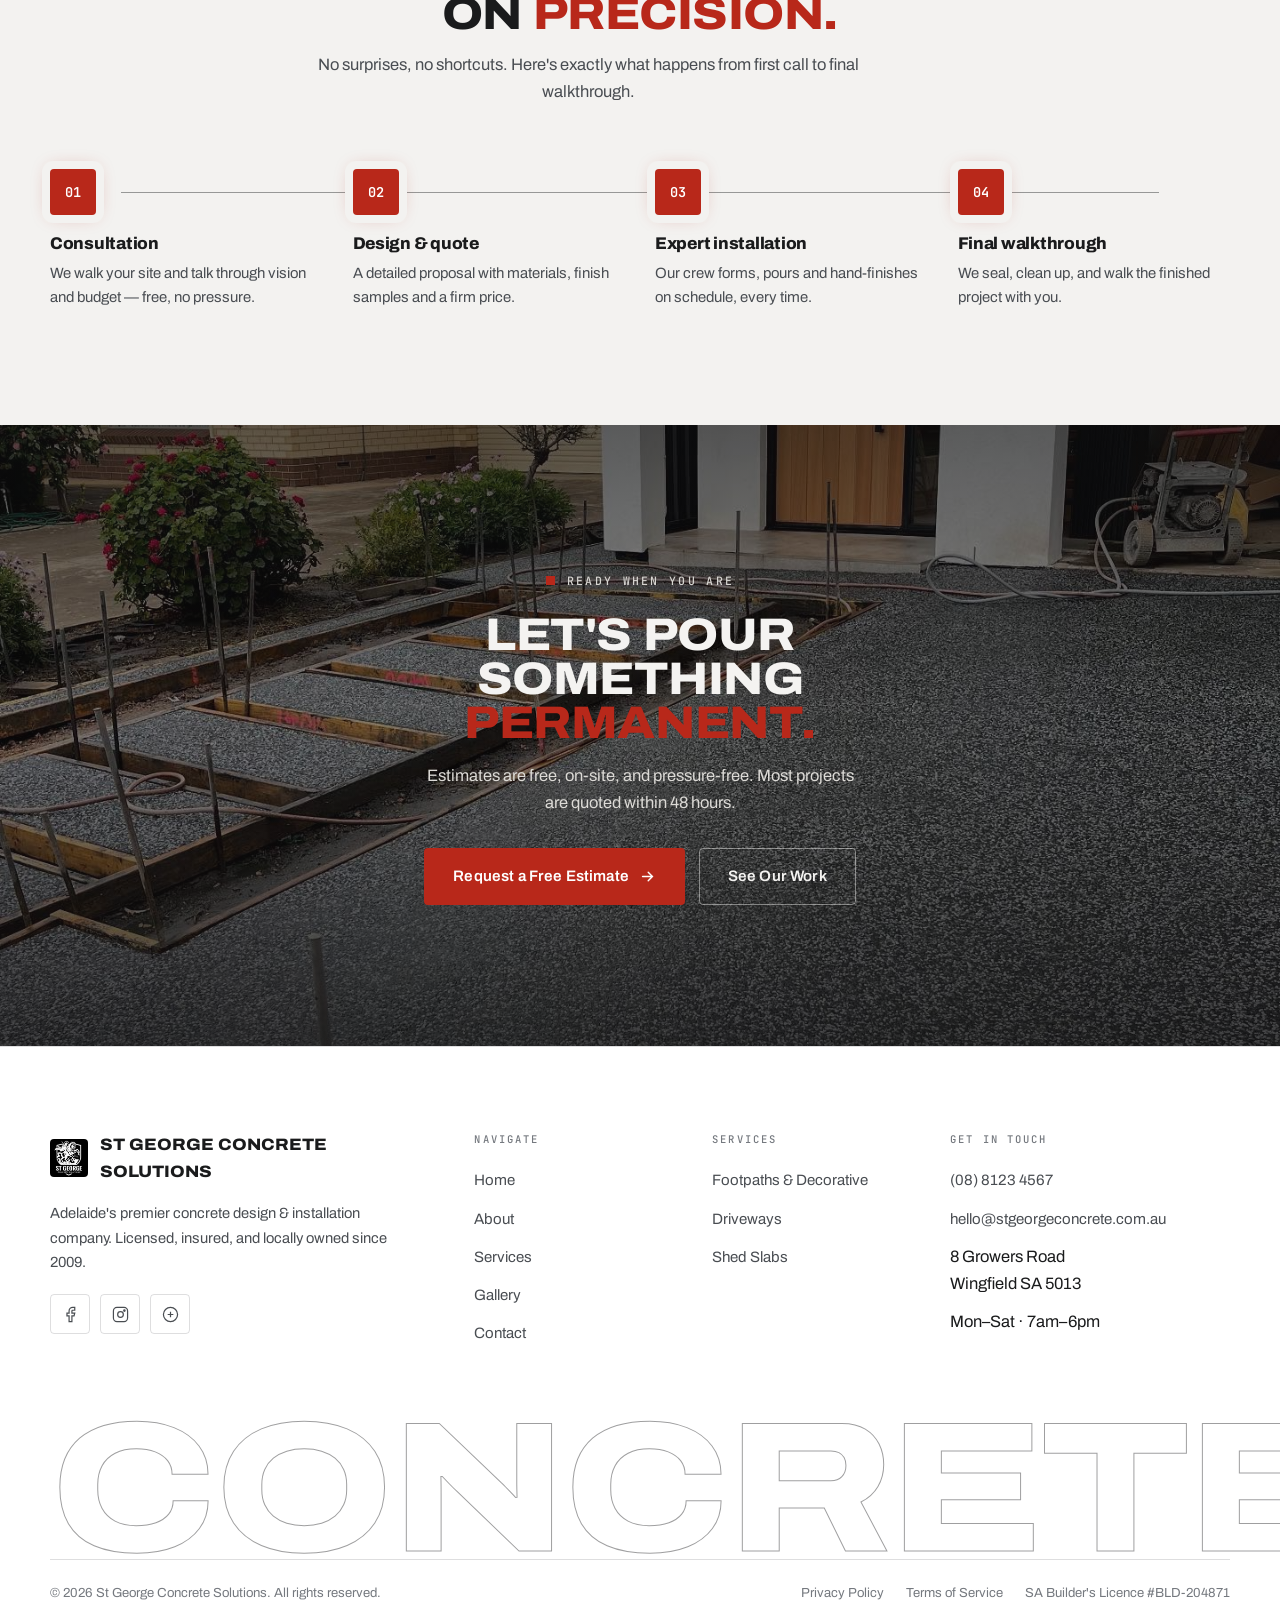
<file: services.html>
<!DOCTYPE html>
<html lang="en">
<head>
<meta charset="UTF-8">
<script>(function(){try{var t=localStorage.getItem('sg-theme');if(!t){t=(window.matchMedia&&window.matchMedia('(prefers-color-scheme: dark)').matches)?'dark':'light';}document.documentElement.setAttribute('data-theme',t);}catch(e){document.documentElement.setAttribute('data-theme','light');}})();</script>
<meta name="viewport" content="width=device-width, initial-scale=1.0">
<title>Services | St George Concrete Solutions</title>
<meta name="description" content="Footpaths, driveways and shed slabs — Adelaide's concrete specialists.">
<link rel="preconnect" href="https://fonts.googleapis.com">
<link rel="preconnect" href="https://fonts.gstatic.com" crossorigin>
<link href="https://fonts.googleapis.com/css2?family=Archivo:ital,wdth,wght@0,62..125,100..900;1,62..125,100..900&family=JetBrains+Mono:wght@400;500;600&display=swap" rel="stylesheet">
<link rel="icon" href="data:image/svg+xml,%3Csvg xmlns='http://www.w3.org/2000/svg' viewBox='0 0 100 100'%3E%3Crect width='100' height='100' rx='14' fill='%23B8281A'/%3E%3Ctext x='50' y='66' font-size='46' font-family='Arial,Helvetica,sans-serif' font-weight='800' fill='%23ffffff' text-anchor='middle'%3ESG%3C/text%3E%3C/svg%3E">
<link rel="stylesheet" href="styles.css">
</head>
<body>
<a class="skip-link" href="#main">Skip to content</a>
<header id="site-header">
  <div class="container nav-inner">
    <a href="index.html" class="logo" aria-label="St George Concrete Solutions — home">
      <img class="mark" src="Conclogo.jpg" alt="">
      <span class="word"><b>St George Concrete Solutions</b><small>Est. 2009 · Adelaide, SA</small></span>
    </a>
    <nav class="nav-links" aria-label="Primary">
      <a href="index.html">Home</a>
      <a href="about.html">About</a>
      <a href="services.html" class="active" aria-current="page">Services</a>
      <a href="gallery.html">Gallery</a>
      <a href="contact.html">Contact</a>
    </nav>
    <div class="nav-right">
      <button class="theme-toggle" id="themeToggle" aria-label="Toggle light and dark mode" aria-pressed="false">
        <svg class="icon-sun" viewBox="0 0 24 24" fill="none" stroke="currentColor" stroke-width="1.6" stroke-linecap="round" stroke-linejoin="round" aria-hidden="true"><circle cx="12" cy="12" r="4"/><path d="M12 2v2M12 20v2M4.93 4.93l1.41 1.41M17.66 17.66l1.41 1.41M2 12h2M20 12h2M4.93 19.07l1.41-1.41M17.66 6.34l1.41-1.41"/></svg>
        <svg class="icon-moon" viewBox="0 0 24 24" fill="none" stroke="currentColor" stroke-width="1.6" stroke-linecap="round" stroke-linejoin="round" aria-hidden="true"><path d="M21 12.79A9 9 0 1111.21 3 7 7 0 0021 12.79z"/></svg>
      </button>
      <a href="tel:0881234567" class="nav-phone">
        <svg viewBox="0 0 24 24" fill="none" stroke-width="1.6" stroke-linecap="round" stroke-linejoin="round" aria-hidden="true"><path d="M22 16.92v3a2 2 0 0 1-2.18 2 19.79 19.79 0 0 1-8.63-3.07 19.5 19.5 0 0 1-6-6 19.79 19.79 0 0 1-3.07-8.67A2 2 0 0 1 4.11 2h3a2 2 0 0 1 2 1.72c.127.96.361 1.903.7 2.81a2 2 0 0 1-.45 2.11L8.09 9.91a16 16 0 0 0 6 6l1.27-1.27a2 2 0 0 1 2.11-.45c.907.339 1.85.573 2.81.7A2 2 0 0 1 22 16.92z"/></svg>
        <span><small>Call or text</small>(08) 8123 4567</span>
      </a>
      <a href="contact.html" class="btn btn-solid" style="padding:12px 22px;">
        <span>Free Quote</span>
        <svg viewBox="0 0 24 24" fill="none" stroke="currentColor" stroke-width="2" stroke-linecap="round" aria-hidden="true"><path d="M5 12h14M13 6l6 6-6 6"/></svg>
      </a>
      <button class="burger" id="burger" aria-label="Open menu" aria-expanded="false" aria-controls="mobilePanel"><span></span><span></span><span></span></button>
    </div>
  </div>
  <div class="mobile-panel" id="mobilePanel">
    <a href="index.html">Home</a>
    <a href="about.html">About</a>
    <a href="services.html" class="active" aria-current="page">Services</a>
    <a href="gallery.html">Gallery</a>
    <a href="contact.html">Contact</a>
    <a href="contact.html" class="btn btn-solid">Get a Free Quote</a>
  </div>
</header>
<div class="overlay-dim" id="overlayDim"></div>

<main id="main">

  <section class="page-banner">
    <div class="hero-bg">
      <img src="concrete19.jpg" data-file="concrete19.jpg" data-w="1920" data-h="900" data-label="Page banner — crew on job site" alt="St George Concrete Solutions crew on a job site" loading="lazy">
    </div>
    <div class="container page-banner-inner">
      <div class="breadcrumb"><a href="index.html">Home</a><span>/</span><span>Services</span></div>
      <h1>Concrete services, <em>elevated.</em></h1>
      <p>Footpaths, driveways and shed slabs — one crew, zero shortcuts, finished properly every time.</p>
    </div>
  </section>


  <section class="section">
    <div class="container">
      <div class="services-grid">
        <article class="service-card reveal-scale d1">
          <div class="service-media">
            <img src="concrete6.jpg" data-file="concrete6.jpg" data-w="800" data-h="640" data-label="Service — Footpaths" alt="Footpaths &amp; Decorative in Adelaide, South Australia" loading="lazy">
            <span class="service-tag">Footpaths</span>
          </div>
          <div class="service-body">
            <h3>Footpaths &amp; Decorative</h3>
            <p>Exposed aggregate, coloured oxide or plain broom-finish footpaths and crossovers, with decorative options when you want to lift the finish.</p>
            <ul><li>Exposed aggregate &amp; pebblecrete finishes</li><li>Coloured &amp; oxide-through options</li><li>Council-compliant crossovers &amp; paths</li></ul>
            <a href="contact.html" class="service-link"><span>Get a quote</span><svg viewBox="0 0 24 24" fill="none" stroke="currentColor" stroke-width="2" stroke-linecap="round" aria-hidden="true"><path d="M5 12h14M13 6l6 6-6 6"/></svg></a>
          </div>
        </article>

        <article class="service-card reveal-scale d2">
          <div class="service-media">
            <img src="concrete4.jpg" data-file="concrete4.jpg" data-w="800" data-h="640" data-label="Service — Driveways" alt="Driveways in Adelaide, South Australia" loading="lazy">
            <span class="service-tag">Driveways</span>
          </div>
          <div class="service-body">
            <h3>Driveways</h3>
            <p>Exposed aggregate, broom-finish or coloured driveways, reinforced and engineered for Adelaide's heat cycles and reactive clay soils.</p>
            <ul><li>Reinforced for vehicle load</li><li>Control joints placed to prevent cracking</li><li>Exposed aggregate &amp; broom finishes</li></ul>
            <a href="contact.html" class="service-link"><span>Get a quote</span><svg viewBox="0 0 24 24" fill="none" stroke="currentColor" stroke-width="2" stroke-linecap="round" aria-hidden="true"><path d="M5 12h14M13 6l6 6-6 6"/></svg></a>
          </div>
        </article>

        <article class="service-card reveal-scale d3">
          <div class="service-media">
            <img src="concrete10.jpg" data-file="concrete10.jpg" data-w="800" data-h="640" data-label="Service — Shed Slabs" alt="Shed Slabs in Adelaide, South Australia" loading="lazy">
            <span class="service-tag">Shed Slabs</span>
          </div>
          <div class="service-body">
            <h3>Shed Slabs</h3>
            <p>Reinforced, screeded-flat slabs for garden sheds, carports and storage — sized exactly to your kit and finished to last.</p>
            <ul><li>Sized to your shed or carport kit</li><li>Reinforced mesh &amp; vapour barrier</li><li>Screeded flat &amp; level</li></ul>
            <a href="contact.html" class="service-link"><span>Get a quote</span><svg viewBox="0 0 24 24" fill="none" stroke="currentColor" stroke-width="2" stroke-linecap="round" aria-hidden="true"><path d="M5 12h14M13 6l6 6-6 6"/></svg></a>
          </div>
        </article>

      </div>
    </div>
  </section>

  <section class="section">
    <div class="container">
      <div class="section-head center reveal">
        <div class="eyebrow">How it works</div>
        <h2 class="section-title">A process built on <em>precision.</em></h2>
        <p class="section-sub">No surprises, no shortcuts. Here's exactly what happens from first call to final walkthrough.</p>
      </div>
      <div class="process-grid">
        <div class="process-step reveal d1">
          <div class="process-num"><span>01</span></div>
          <h4>Consultation</h4>
          <p>We walk your site and talk through vision and budget — free, no pressure.</p>
        </div>
        <div class="process-step reveal d2">
          <div class="process-num"><span>02</span></div>
          <h4>Design &amp; quote</h4>
          <p>A detailed proposal with materials, finish samples and a firm price.</p>
        </div>
        <div class="process-step reveal d3">
          <div class="process-num"><span>03</span></div>
          <h4>Expert installation</h4>
          <p>Our crew forms, pours and hand-finishes on schedule, every time.</p>
        </div>
        <div class="process-step reveal d4">
          <div class="process-num"><span>04</span></div>
          <h4>Final walkthrough</h4>
          <p>We seal, clean up, and walk the finished project with you.</p>
        </div>
      </div>
    </div>
  </section>

  <section class="cta-banner">
    <div class="cta-bg">
      <img src="concrete15.jpg" data-file="concrete15.jpg" data-w="1920" data-h="1200" data-label="CTA banner — dusk shot of finished slab" alt="Finished concrete slab at dusk" loading="lazy">
    </div>
    <div class="container cta-content reveal">
      <div class="eyebrow">Ready when you are</div>
      <h2 class="section-title">Let's pour something <em>permanent.</em></h2>
      <p>Estimates are free, on-site, and pressure-free. Most projects are quoted within 48 hours.</p>
      <div class="cta-actions">
        <a href="contact.html" class="btn btn-solid"><span>Request a Free Estimate</span><svg viewBox="0 0 24 24" fill="none" stroke="currentColor" stroke-width="2" stroke-linecap="round" aria-hidden="true"><path d="M5 12h14M13 6l6 6-6 6"/></svg></a>
        <a href="gallery.html" class="btn btn-outline"><span>See Our Work</span></a>
      </div>
    </div>
  </section>

</main>

<footer>
  <div class="container">
    <div class="footer-grid">
      <div class="footer-col">
        <div class="footer-logo"><img class="mark" src="Conclogo.jpg" alt=""> St George Concrete Solutions</div>
        <p>Adelaide's premier concrete design &amp; installation company. Licensed, insured, and locally owned since 2009.</p>
        <div class="footer-social">
          <a href="#" aria-label="Facebook"><svg viewBox="0 0 24 24" fill="none" stroke="currentColor" stroke-width="1.7" aria-hidden="true"><path d="M18 2h-3a5 5 0 00-5 5v3H7v4h3v8h4v-8h3l1-4h-4V7a1 1 0 011-1h3z"/></svg></a>
          <a href="#" aria-label="Instagram"><svg viewBox="0 0 24 24" fill="none" stroke="currentColor" stroke-width="1.7" aria-hidden="true"><rect x="2" y="2" width="20" height="20" rx="5"/><circle cx="12" cy="12" r="4"/><circle cx="17.5" cy="6.5" r="1"/></svg></a>
          <a href="#" aria-label="Google Business Profile"><svg viewBox="0 0 24 24" fill="none" stroke="currentColor" stroke-width="1.7" aria-hidden="true"><circle cx="12" cy="12" r="10"/><path d="M12 8v8M8 12h8"/></svg></a>
        </div>
      </div>
      <div class="footer-col">
        <h5>Navigate</h5>
        <ul>
          <li><a href="index.html">Home</a></li>
          <li><a href="about.html">About</a></li>
          <li><a href="services.html">Services</a></li>
          <li><a href="gallery.html">Gallery</a></li>
          <li><a href="contact.html">Contact</a></li>
        </ul>
      </div>
      <div class="footer-col">
        <h5>Services</h5>
        <ul>
          <li><a href="services.html">Footpaths &amp; Decorative</a></li>
          <li><a href="services.html">Driveways</a></li>
          <li><a href="services.html">Shed Slabs</a></li>
        </ul>
      </div>
      <div class="footer-col">
        <h5>Get in touch</h5>
        <ul>
          <li><a href="tel:0881234567">(08) 8123 4567</a></li>
          <li><a href="mailto:hello@stgeorgeconcrete.com.au">hello@stgeorgeconcrete.com.au</a></li>
          <li>8 Growers Road<br>Wingfield SA 5013</li>
          <li>Mon–Sat · 7am–6pm</li>
        </ul>
      </div>
    </div>
    <div class="footer-big-word" aria-hidden="true">CONCRETE</div>
    <div class="footer-bottom">
      <p>© <span id="year">2026</span> St George Concrete Solutions. All rights reserved.</p>
      <div class="legal">
        <a href="#">Privacy Policy</a>
        <a href="#">Terms of Service</a>
        <a href="#">SA Builder's Licence #BLD-204871</a>
      </div>
    </div>
  </div>
</footer>

<button id="top-btn" aria-label="Back to top">
  <svg viewBox="0 0 24 24" fill="none" stroke="currentColor" stroke-width="2" stroke-linecap="round" aria-hidden="true"><path d="M12 19V5M5 12l7-7 7 7"/></svg>
</button>

<script src="script.js"></script>
</body>
</html>
</file>
<file: styles.css>
/* ============================================================
   ST GEORGE CONCRETE SOLUTIONS — site stylesheet
   Design system: "Scored Slab" — concrete-panel layout with
   control-joint hairlines, batch-ticket mono labels, and a
   burnt-clay oxide accent.
   ------------------------------------------------------------
   BRAND — edit these two blocks to match the client logo.
   ============================================================ */

:root{
  /* Light theme (default) */
  --bg:#F3F2F0;            /* slab white */
  --surface:#FFFFFF;       /* poured white */
  --surface-2:#EBEAE7;     /* cured gray */
  --ink:#1A1B1C;           /* formwork charcoal */
  --ink-2:#494D52;
  --muted:#75797F;
  --line:rgba(26,27,28,.14);
  --line-strong:rgba(26,27,28,.42);
  --accent:#B8281A;        /* burnt-clay red */
  --accent-hover:#9C2115;
  --on-accent:#FFFFFF;
  --accent-soft:rgba(184,40,26,.08);
  --scrim:linear-gradient(180deg,rgba(16,16,17,.62) 0%,rgba(16,16,17,.38) 45%,rgba(16,16,17,.72) 100%);
  --shadow:0 24px 48px -28px rgba(20,20,22,.28);
  --header-h:74px;
  --r:4px; --r-lg:10px;
  --ease:cubic-bezier(.22,.8,.24,1);
}
html[data-theme="dark"]{
  --bg:#101112;            /* night pour */
  --surface:#17181A;
  --surface-2:#1E2023;
  --ink:#F1F0ED;
  --ink-2:#C0C3C7;
  --muted:#8E9298;
  --line:rgba(241,240,237,.13);
  --line-strong:rgba(241,240,237,.38);
  --accent:#E5493A;
  --accent-hover:#EE6152;
  --on-accent:#141414;     /* safety-sign: dark text on oxide */
  --accent-soft:rgba(229,73,58,.13);
  --scrim:linear-gradient(180deg,rgba(10,10,11,.72) 0%,rgba(10,10,11,.46) 45%,rgba(10,10,11,.82) 100%);
  --shadow:0 24px 48px -26px rgba(0,0,0,.6);
}

/* ---------- Base ---------- */
*,*::before,*::after{box-sizing:border-box;margin:0;padding:0}
html{scroll-behavior:smooth;overflow-x:clip}
body{
  font-family:"Archivo",system-ui,-apple-system,"Segoe UI",sans-serif;
  font-size:16.5px;line-height:1.65;
  background:var(--bg);color:var(--ink);
  -webkit-font-smoothing:antialiased;overflow-x:clip;
  transition:background-color .35s var(--ease),color .35s var(--ease);
}
img,svg,video{max-width:100%;display:block}
img{height:auto}
a{color:inherit;text-decoration:none}
ul{list-style:none}
button{font:inherit;color:inherit;background:none;border:0;cursor:pointer}
input,select,textarea{font:inherit;color:inherit}
::selection{background:var(--accent);color:var(--on-accent)}
:focus-visible{outline:2px solid var(--accent);outline-offset:3px;border-radius:2px}

.container{width:min(1180px,100% - clamp(40px,8vw,80px));margin-inline:auto}
.skip-link{position:fixed;top:-60px;left:16px;z-index:200;background:var(--accent);color:var(--on-accent);
  padding:10px 18px;border-radius:var(--r);font-weight:600;transition:top .2s}
.skip-link:focus{top:12px}

/* ---------- Type ---------- */
.mono{font-family:"JetBrains Mono",ui-monospace,monospace}
h1,h2,h3,h4{font-weight:800;line-height:1.05;letter-spacing:-.015em;text-wrap:balance}
h1,.section-title{
  font-stretch:112%;text-transform:uppercase;line-height:.97;letter-spacing:-.01em;
}
h1{font-size:clamp(2.35rem,6.2vw,4.35rem)}
.section-title{font-size:clamp(1.75rem,4vw,2.85rem)}
h1 em,.section-title em{font-style:normal;color:var(--accent)}
h3{font-size:1.28rem}
p{max-width:64ch}

.eyebrow{
  font-family:"JetBrains Mono",ui-monospace,monospace;
  font-size:.72rem;font-weight:500;letter-spacing:.2em;text-transform:uppercase;
  color:var(--ink-2);display:inline-flex;align-items:center;gap:12px;
}
.eyebrow::before{content:"";width:9px;height:9px;background:var(--accent);flex:none}
.center .eyebrow{justify-content:center}

.section{padding:clamp(72px,9vw,116px) 0;border-top:1px solid var(--line)} /* control joint */
.section-head{max-width:680px;margin-bottom:clamp(40px,5vw,64px)}
.section-head.center{margin-inline:auto;text-align:center}
.section-head .section-title{margin:18px 0 14px}
.section-sub{color:var(--ink-2)}

/* ---------- Buttons ---------- */
.btn{
  display:inline-flex;align-items:center;gap:10px;
  padding:15px 28px;border-radius:var(--r);
  font-weight:600;font-size:.95rem;letter-spacing:.01em;
  border:1px solid transparent;transition:all .25s var(--ease);white-space:nowrap;
}
.btn svg{width:17px;height:17px;flex:none;transition:transform .25s var(--ease)}
.btn:hover svg{transform:translateX(4px)}
.btn-solid{background:var(--accent);color:var(--on-accent)}
.btn-solid:hover{background:var(--accent-hover)}
.btn-outline{border-color:var(--line-strong);color:var(--ink)}
.btn-outline:hover{border-color:var(--accent);color:var(--accent)}
.btn-block{width:100%;justify-content:center}

/* ---------- Header ---------- */
#site-header{
  position:fixed;inset:0 0 auto;z-index:100;height:var(--header-h);
  display:flex;align-items:center;
  background:color-mix(in srgb,var(--bg) 82%,transparent);
  -webkit-backdrop-filter:blur(14px);backdrop-filter:blur(14px);
  border-bottom:1px solid transparent;transition:border-color .3s,background .3s;
}
#site-header.scrolled{border-bottom-color:var(--line)}
.nav-inner{display:flex;align-items:center;gap:28px;width:min(1320px,100% - clamp(32px,6vw,72px))}

.logo{display:flex;align-items:center;gap:13px;margin-right:auto}
.logo .mark{
  width:42px;height:42px;flex:none;display:block;
  object-fit:cover;border-radius:var(--r);
  position:relative;overflow:hidden;
}
.logo .word{display:flex;flex-direction:column;line-height:1.1}
.logo .word b{font-weight:800;font-stretch:110%;text-transform:uppercase;font-size:1.02rem;letter-spacing:.01em}
.logo .word small{font-family:"JetBrains Mono",monospace;font-size:.58rem;letter-spacing:.24em;color:var(--muted);text-transform:uppercase;margin-top:3px}

.nav-links{display:flex;gap:6px}
.nav-links a{
  padding:9px 14px;border-radius:var(--r);font-weight:500;font-size:.94rem;color:var(--ink-2);
  transition:color .2s,background .2s;position:relative;
}
.nav-links a:hover{color:var(--ink)}
.nav-links a.active{color:var(--ink)}
.nav-links a.active::after{
  content:"";position:absolute;left:14px;right:14px;bottom:4px;height:2px;background:var(--accent);
}
.nav-right{display:flex;align-items:center;gap:14px}

.theme-toggle{
  width:40px;height:40px;border:1px solid var(--line);border-radius:var(--r);
  display:grid;place-items:center;transition:border-color .2s,color .2s;color:var(--ink-2);
}
.theme-toggle:hover{border-color:var(--line-strong);color:var(--ink)}
.theme-toggle svg{width:18px;height:18px;grid-area:1/1;transition:opacity .25s,transform .35s var(--ease)}
.theme-toggle .icon-moon{opacity:0;transform:rotate(-40deg) scale(.6)}
html[data-theme="dark"] .theme-toggle .icon-moon{opacity:1;transform:none}
html[data-theme="dark"] .theme-toggle .icon-sun{opacity:0;transform:rotate(40deg) scale(.6)}

.nav-phone{display:flex;align-items:center;gap:10px;color:var(--ink)}
.nav-phone svg{width:19px;height:19px;stroke:var(--accent)}
.nav-phone span{display:flex;flex-direction:column;line-height:1.15;font-weight:700;font-size:.92rem}
.nav-phone small{font-family:"JetBrains Mono",monospace;font-size:.56rem;letter-spacing:.2em;color:var(--muted);text-transform:uppercase}

.burger{display:none;width:42px;height:42px;border:1px solid var(--line);border-radius:var(--r);
  flex-direction:column;justify-content:center;align-items:center;gap:5px}
.burger span{width:18px;height:2px;background:var(--ink);transition:transform .3s var(--ease),opacity .2s}
.burger.open span:nth-child(1){transform:translateY(7px) rotate(45deg)}
.burger.open span:nth-child(2){opacity:0}
.burger.open span:nth-child(3){transform:translateY(-7px) rotate(-45deg)}

.mobile-panel{
  position:fixed;top:var(--header-h);left:0;right:0;z-index:99;
  background:var(--surface);border-bottom:1px solid var(--line);
  display:flex;flex-direction:column;padding:14px clamp(20px,6vw,36px) 26px;gap:2px;
  transform:translateY(-8px);opacity:0;visibility:hidden;transition:all .3s var(--ease);
}
.mobile-panel.open{transform:none;opacity:1;visibility:visible}
.mobile-panel a{padding:13px 6px;font-weight:600;border-bottom:1px solid var(--line);color:var(--ink-2)}
.mobile-panel a.active{color:var(--accent)}
.mobile-panel .btn{margin-top:16px;border:0;justify-content:center}
.overlay-dim{position:fixed;inset:0;z-index:98;background:rgba(10,10,11,.45);
  opacity:0;visibility:hidden;transition:opacity .3s}
.overlay-dim.show{opacity:1;visibility:visible}

/* ---------- Hero (home) ---------- */
.hero{position:relative;min-height:min(92svh,860px);display:flex;flex-direction:column;justify-content:flex-end;color:#F4F3F1}
.hero-bg,.cta-bg{position:absolute;inset:0;z-index:-1;overflow:hidden}
.hero-bg img,.cta-bg img{width:100%;height:100%;object-fit:cover}
.hero-bg::after,.cta-bg::after{content:"";position:absolute;inset:0;background:var(--scrim)}
.hero-inner{padding:calc(var(--header-h) + clamp(56px,8vw,110px)) 0 clamp(48px,6vw,72px)}
.hero .eyebrow{color:#D8D6D2}
.hero .eyebrow::before{background:var(--accent)}
.hero h1{margin:22px 0 20px;max-width:15ch}
.hero .lead{font-size:clamp(1.02rem,1.5vw,1.16rem);color:#DCDAD6;max-width:52ch;margin-bottom:34px}
.hero-cta{display:flex;gap:14px;flex-wrap:wrap}
.hero .btn-outline{border-color:rgba(244,243,241,.45);color:#F4F3F1}
.hero .btn-outline:hover{border-color:#F4F3F1;color:#fff}

/* batch-ticket stat strip */
.hero-ticket{
  border-top:1px solid rgba(244,243,241,.28);margin-top:clamp(40px,6vw,64px);
  display:grid;grid-template-columns:repeat(4,1fr);
}
.hero-ticket .cell{
  padding:20px 22px 22px 0;border-right:1px solid rgba(244,243,241,.28);
  display:flex;flex-direction:column;gap:4px;
}
.hero-ticket .cell + .cell{padding-left:22px}
.hero-ticket .cell:last-child{border-right:0}
.hero-ticket b{font-weight:800;font-stretch:110%;font-size:clamp(1.3rem,2.4vw,1.7rem);letter-spacing:-.01em}
.hero-ticket span{font-family:"JetBrains Mono",monospace;font-size:.62rem;letter-spacing:.16em;text-transform:uppercase;color:#C9C7C3}

/* ---------- Page banner (subpages) ---------- */
.page-banner{position:relative;color:#F4F3F1;display:flex;align-items:flex-end;min-height:min(52svh,480px)}
.page-banner-inner{padding:calc(var(--header-h) + 72px) 0 clamp(44px,5vw,60px)}
.breadcrumb{font-family:"JetBrains Mono",monospace;font-size:.7rem;letter-spacing:.18em;
  text-transform:uppercase;color:#C9C7C3;display:flex;gap:12px;margin-bottom:18px}
.breadcrumb a:hover{color:#fff}
.page-banner h1{max-width:18ch}
.page-banner p{margin-top:16px;color:#DCDAD6;max-width:56ch}

/* ---------- Service cards ---------- */
.services-grid{display:grid;grid-template-columns:repeat(3,1fr);gap:26px}
.service-card{
  background:var(--surface);border:1px solid var(--line);border-radius:var(--r-lg);
  overflow:hidden;display:flex;flex-direction:column;
  transition:transform .3s var(--ease),box-shadow .3s var(--ease),border-color .3s;
}
.service-card:hover{transform:translateY(-5px);box-shadow:var(--shadow);border-color:var(--line-strong)}
.service-media{position:relative;aspect-ratio:5/4;overflow:hidden}
.service-media img{width:100%;height:100%;object-fit:cover;transition:transform .6s var(--ease)}
.service-card:hover .service-media img{transform:scale(1.045)}
.service-tag{
  position:absolute;left:14px;top:14px;background:color-mix(in srgb,var(--bg) 88%,transparent);
  -webkit-backdrop-filter:blur(6px);backdrop-filter:blur(6px);
  font-family:"JetBrains Mono",monospace;font-size:.62rem;letter-spacing:.16em;text-transform:uppercase;
  padding:7px 11px;border-radius:3px;color:var(--ink);
}
.service-body{padding:26px 26px 28px;display:flex;flex-direction:column;gap:12px;flex:1}
.service-body p{color:var(--ink-2);font-size:.96rem}
.service-body ul{display:flex;flex-direction:column;gap:9px;margin:4px 0 6px}
.service-body li{position:relative;padding-left:20px;color:var(--ink-2);font-size:.93rem}
.service-body li::before{content:"";position:absolute;left:0;top:.62em;width:9px;height:1.5px;background:var(--accent)}
.service-link{
  margin-top:auto;display:inline-flex;align-items:center;gap:8px;font-weight:600;font-size:.92rem;color:var(--accent);
}
.service-link svg{width:16px;height:16px;transition:transform .25s var(--ease)}
.service-link:hover svg{transform:translateX(4px)}

/* ---------- About split ---------- */
.about-grid{display:grid;grid-template-columns:minmax(0,5fr) minmax(0,6fr);gap:clamp(40px,6vw,84px);align-items:center}
.about-media{position:relative}
.about-media .img-wrap{border-radius:var(--r-lg);overflow:hidden;aspect-ratio:4/5;box-shadow:var(--shadow)}
.about-media img{width:100%;height:100%;object-fit:cover}
.about-badge{
  position:absolute;right:-16px;bottom:26px;background:var(--accent);color:var(--on-accent);
  border-radius:var(--r);padding:16px 20px;text-align:center;line-height:1.15;
}
.about-badge span{display:block;font-family:"JetBrains Mono",monospace;font-size:.58rem;letter-spacing:.24em}
.about-badge b{display:block;font-size:1.7rem;font-weight:800;font-stretch:112%;margin:3px 0}
.about-copy .section-title{margin:18px 0 18px}
.about-copy p{color:var(--ink-2);margin-bottom:16px}
.about-points{display:grid;grid-template-columns:1fr 1fr;gap:18px 26px;margin:26px 0 8px}
.about-point{display:flex;gap:14px;align-items:flex-start}
.about-point .ic{width:42px;height:42px;flex:none;border:1px solid var(--line);border-radius:var(--r);
  display:grid;place-items:center;color:var(--accent)}
.about-point .ic svg{width:19px;height:19px}
.about-point b{display:block;font-size:.98rem;margin-bottom:2px}
.about-point p{font-size:.88rem;color:var(--muted);margin:0}
.about-sign{display:flex;align-items:center;gap:18px;margin-top:26px;padding-top:22px;border-top:1px solid var(--line)}
.about-sign .initials{
  width:52px;height:52px;flex:none;border-radius:50%;display:grid;place-items:center;
  background:var(--accent-soft);color:var(--accent);font-weight:800;font-stretch:110%;
}
.about-sign .who b{display:block}
.about-sign .who span{font-size:.85rem;color:var(--muted)}

/* ---------- Gallery (scored slab) ---------- */
.gallery-filters{display:flex;flex-wrap:wrap;gap:6px;justify-content:center;margin-bottom:34px}
.filter-btn{
  padding:10px 18px;border-radius:var(--r);font-weight:500;font-size:.9rem;color:var(--ink-2);
  border:1px solid transparent;transition:all .2s;
}
.filter-btn:hover{color:var(--ink)}
.filter-btn.active{background:var(--accent);color:var(--on-accent)}
.gallery-grid{
  display:grid;grid-template-columns:repeat(4,1fr);grid-auto-rows:230px;grid-auto-flow:dense;
  gap:3px;border-radius:var(--r-lg);overflow:hidden;
}
.gallery-grid.g-4{grid-auto-rows:250px}
.gallery-item{position:relative;overflow:hidden;background:var(--surface-2);border-radius:2px}
#galleryGrid .gallery-item{cursor:pointer}
a.gallery-item{display:block}
.gallery-item.tall{grid-row:span 2}
.gallery-item.wide{grid-column:span 2}
.gallery-item img{width:100%;height:100%;object-fit:cover;transition:transform .6s var(--ease)}
.gallery-item:hover img{transform:scale(1.05)}
.gallery-item.hide{display:none}
.gallery-overlay{
  position:absolute;inset:auto 0 0;padding:44px 18px 16px;color:#F4F3F1;
  background:linear-gradient(180deg,transparent,rgba(12,12,13,.78));
  opacity:0;transform:translateY(8px);transition:all .35s var(--ease);
}
.gallery-item:hover .gallery-overlay,.gallery-item:focus-visible .gallery-overlay{opacity:1;transform:none}
.gallery-overlay .cat{font-family:"JetBrains Mono",monospace;font-size:.6rem;letter-spacing:.2em;text-transform:uppercase;color:#D8B7A9;margin-bottom:3px}
.gallery-overlay .ti{font-weight:700;font-size:.98rem}

/* Lightbox */
#lightbox{position:fixed;inset:0;z-index:150;background:rgba(10,10,11,.93);
  display:flex;align-items:center;justify-content:center;padding:24px;
  opacity:0;visibility:hidden;transition:opacity .3s}
#lightbox.open{opacity:1;visibility:visible}
.lb-inner{max-width:min(1080px,92vw);text-align:center}
.lb-inner img{max-height:78svh;width:auto;max-width:100%;margin-inline:auto;border-radius:var(--r-lg)}
.lb-cap{margin-top:14px;font-family:"JetBrains Mono",monospace;font-size:.72rem;letter-spacing:.16em;text-transform:uppercase;color:#C9C7C3}
.lb-close,.lb-prev,.lb-next{
  position:absolute;width:48px;height:48px;border:1px solid rgba(244,243,241,.3);border-radius:var(--r);background:rgba(10,10,11,.45);
  display:grid;place-items:center;color:#F4F3F1;transition:border-color .2s,background .2s;
}
.lb-close:hover,.lb-prev:hover,.lb-next:hover{border-color:#F4F3F1;background:rgba(255,255,255,.08)}
.lb-close{top:22px;right:22px}
.lb-prev{left:18px;top:50%;transform:translateY(-50%)}
.lb-next{right:18px;top:50%;transform:translateY(-50%)}
.lb-close svg,.lb-prev svg,.lb-next svg{width:20px;height:20px}

/* ---------- Testimonials ---------- */
.tm-wrap{max-width:760px;margin-inline:auto;position:relative;text-align:center}
.tm-track{position:relative;min-height:260px}
.tm-slide{position:absolute;inset:0;opacity:0;transform:translateY(10px);visibility:hidden;
  transition:all .45s var(--ease);display:flex;flex-direction:column;align-items:center;gap:18px}
.tm-slide.active{opacity:1;transform:none;visibility:visible;position:relative}
.tm-stars{color:var(--accent);letter-spacing:.22em;font-size:.95rem}
.tm-slide .quote{font-size:clamp(1.12rem,2vw,1.38rem);line-height:1.5;font-weight:500;letter-spacing:-.01em;max-width:56ch}
.tm-person{display:flex;align-items:center;gap:14px}
.tm-person .initials{width:48px;height:48px;border-radius:50%;display:grid;place-items:center;
  background:var(--accent-soft);color:var(--accent);font-weight:800;font-size:.9rem}
.tm-person .who{text-align:left;line-height:1.25}
.tm-person .who b{display:block;font-size:.95rem}
.tm-person .who span{font-size:.82rem;color:var(--muted)}
.tm-nav{display:flex;justify-content:center;align-items:center;gap:18px;margin-top:30px}
.tm-nav button{width:44px;height:44px;border:1px solid var(--line);border-radius:var(--r);
  display:grid;place-items:center;color:var(--ink-2);transition:all .2s}
.tm-nav button:hover{border-color:var(--accent);color:var(--accent)}
.tm-nav svg{width:18px;height:18px}
.tm-dots{display:flex;gap:8px}
.tm-dots button{width:8px;height:8px;border-radius:50%;background:var(--line-strong);transition:all .25s}
.tm-dots button.active{background:var(--accent);transform:scale(1.25)}

/* ---------- Values ---------- */
.values-grid{display:grid;grid-template-columns:repeat(3,1fr);gap:22px}
.value-card{background:var(--surface);border:1px solid var(--line);border-radius:var(--r-lg);
  padding:30px 26px;transition:transform .3s var(--ease),box-shadow .3s,border-color .3s}
.value-card:hover{transform:translateY(-4px);box-shadow:var(--shadow);border-color:var(--line-strong)}
.value-card .ic{width:46px;height:46px;border-radius:var(--r);background:var(--accent-soft);
  color:var(--accent);display:grid;place-items:center;margin-bottom:18px}
.value-card .ic svg{width:21px;height:21px}
.value-card h4{margin-bottom:8px;font-size:1.08rem}
.value-card p{font-size:.92rem;color:var(--ink-2)}

/* ---------- Process ---------- */
.process-grid{display:grid;grid-template-columns:repeat(4,1fr);gap:30px;position:relative}
.process-grid::before{content:"";position:absolute;top:23px;left:6%;right:6%;height:1px;background:var(--line-strong)}
.process-step{position:relative;padding-top:0}
.process-num{
  width:46px;height:46px;border-radius:var(--r);background:var(--accent);color:var(--on-accent);
  display:grid;place-items:center;font-family:"JetBrains Mono",monospace;font-weight:600;font-size:.85rem;
  position:relative;z-index:1;box-shadow:0 0 0 8px var(--bg);
}
.process-step h4{margin:20px 0 8px;font-size:1.06rem}
.process-step p{font-size:.93rem;color:var(--ink-2)}

/* ---------- CTA banner ---------- */
.cta-banner{position:relative;color:#F4F3F1;text-align:center;padding:clamp(88px,11vw,150px) 0}
.cta-content .eyebrow{color:#D8D6D2}
.cta-content .section-title{margin:20px auto 16px;max-width:18ch}
.cta-content p{margin-inline:auto;color:#DCDAD6;max-width:48ch}
.cta-actions{display:flex;gap:14px;justify-content:center;flex-wrap:wrap;margin-top:32px}
.cta-banner .btn-outline{border-color:rgba(244,243,241,.45);color:#F4F3F1}
.cta-banner .btn-outline:hover{border-color:#F4F3F1}

/* ---------- Contact ---------- */
.contact-grid{display:grid;grid-template-columns:minmax(0,4fr) minmax(0,7fr);gap:clamp(36px,5vw,70px);align-items:start}
.contact-info-card{
  display:flex;gap:18px;align-items:flex-start;background:var(--surface);
  border:1px solid var(--line);border-radius:var(--r-lg);padding:24px;margin-bottom:16px;
}
.contact-info-card .ic{width:46px;height:46px;flex:none;border-radius:var(--r);
  background:var(--accent-soft);color:var(--accent);display:grid;place-items:center}
.contact-info-card .ic svg{width:20px;height:20px}
.contact-info-card b{display:block;margin-bottom:3px}
.contact-info-card p{font-size:.93rem;color:var(--ink-2);margin:0;overflow-wrap:anywhere}
.contact-info-card a{color:var(--accent);font-weight:600}
.contact-info-card a:hover{text-decoration:underline}

.contact-form{background:var(--surface);border:1px solid var(--line);border-radius:var(--r-lg);
  padding:clamp(26px,4vw,40px)}
.form-row{display:grid;grid-template-columns:1fr 1fr;gap:22px;margin-bottom:22px}
.field{display:flex;flex-direction:column;gap:7px}
.field.full{grid-column:1/-1}
.field label{font-family:"JetBrains Mono",monospace;font-size:.62rem;letter-spacing:.18em;
  text-transform:uppercase;color:var(--muted)}
.field input,.field select,.field textarea{
  background:var(--bg);border:1px solid var(--line);border-radius:var(--r);
  padding:13px 15px;font-size:.96rem;transition:border-color .2s;width:100%;
}
.field textarea{resize:vertical;min-height:120px}
.field input:focus,.field select:focus,.field textarea:focus{outline:none;border-color:var(--accent)}
.field select{appearance:none;padding-right:42px;background-image:linear-gradient(45deg,transparent 50%,var(--muted) 50%),linear-gradient(135deg,var(--muted) 50%,transparent 50%);
  background-position:calc(100% - 20px) 50%,calc(100% - 15px) 50%;background-size:5px 5px;background-repeat:no-repeat}
.form-note{font-size:.8rem;color:var(--muted);margin-top:14px;text-align:center}
.form-success{display:none;text-align:center;padding:40px 10px}
.form-success.show{display:block}
.form-success .ok{width:56px;height:56px;border-radius:50%;background:var(--accent-soft);color:var(--accent);
  display:grid;place-items:center;margin:0 auto 18px}
.form-success .ok svg{width:26px;height:26px}
.contact-form.sent .form-body{display:none}

/* ---------- Coverage ledger ---------- */
.area-grid{display:grid;grid-template-columns:minmax(0,1fr) minmax(0,1fr);gap:clamp(36px,6vw,80px);align-items:center}
.area-copy .section-title{margin:18px 0 16px}
.area-copy p{color:var(--ink-2)}
.ledger{border:1px solid var(--line-strong);border-radius:var(--r-lg);overflow:hidden;background:var(--surface)}
.ledger-head{display:flex;justify-content:space-between;padding:14px 20px;border-bottom:1px solid var(--line-strong);
  font-family:"JetBrains Mono",monospace;font-size:.62rem;letter-spacing:.2em;text-transform:uppercase;color:var(--muted)}
.ledger-row{display:flex;justify-content:space-between;align-items:center;padding:15px 20px;
  border-bottom:1px solid var(--line);transition:background .2s}
.ledger-row:last-child{border-bottom:0}
.ledger-row:hover{background:var(--accent-soft)}
.ledger-row b{font-weight:600;font-size:.97rem}
.ledger-row span{font-family:"JetBrains Mono",monospace;font-size:.74rem;color:var(--muted)}
.ledger-row .hq{color:var(--accent);font-weight:600}

/* ---------- FAQ ---------- */
.faq-grid{display:grid;grid-template-columns:minmax(0,4fr) minmax(0,7fr);gap:clamp(36px,5vw,70px);align-items:start}
.faq-item{border-bottom:1px solid var(--line)}
.faq-q{width:100%;display:flex;justify-content:space-between;align-items:center;gap:20px;
  padding:20px 4px;text-align:left;font-weight:600;font-size:1.02rem;transition:color .2s}
.faq-q:hover{color:var(--accent)}
.faq-plus{position:relative;width:16px;height:16px;flex:none}
.faq-plus::before,.faq-plus::after{content:"";position:absolute;inset:50% auto auto 0;width:16px;height:2px;
  background:var(--accent);transform:translateY(-50%);transition:transform .3s var(--ease)}
.faq-plus::after{transform:translateY(-50%) rotate(90deg)}
.faq-item.open .faq-plus::after{transform:translateY(-50%) rotate(0)}
.faq-a{display:grid;grid-template-rows:0fr;transition:grid-template-rows .35s var(--ease)}
.faq-a>p{overflow:hidden;color:var(--ink-2);font-size:.95rem;padding:0 4px}
.faq-item.open .faq-a{grid-template-rows:1fr}
.faq-item.open .faq-a>p{padding-bottom:22px}

/* ---------- Footer ---------- */
footer{border-top:1px solid var(--line);background:var(--surface);padding:clamp(56px,7vw,84px) 0 0;overflow:hidden}
.footer-grid{display:grid;grid-template-columns:2fr 1fr 1fr 1.5fr;gap:clamp(30px,4vw,56px)}
.footer-col h5{font-family:"JetBrains Mono",monospace;font-size:.66rem;letter-spacing:.2em;
  text-transform:uppercase;color:var(--muted);margin-bottom:18px;font-weight:500}
.footer-col p{font-size:.92rem;color:var(--ink-2)}
.footer-col ul{display:flex;flex-direction:column;gap:11px}
.footer-col ul a{color:var(--ink-2);font-size:.94rem;transition:color .2s;overflow-wrap:anywhere}
.footer-col ul a:hover{color:var(--accent)}
.footer-logo{display:flex;align-items:center;gap:12px;font-weight:800;font-stretch:110%;
  text-transform:uppercase;margin-bottom:16px}
.footer-logo .mark{width:38px;height:38px;flex:none;display:block;
  object-fit:cover;border-radius:var(--r)}
.footer-social{display:flex;gap:10px;margin-top:20px}
.footer-social a{width:40px;height:40px;border:1px solid var(--line);border-radius:var(--r);
  display:grid;place-items:center;color:var(--ink-2);transition:all .2s}
.footer-social a:hover{border-color:var(--accent);color:var(--accent)}
.footer-social svg{width:17px;height:17px}
.footer-big-word{
  font-weight:800;font-stretch:120%;text-transform:uppercase;text-align:center;line-height:.78;
  font-size:clamp(3.6rem,14.5vw,12rem);letter-spacing:-.02em;margin-top:clamp(40px,6vw,70px);
  color:transparent;-webkit-text-stroke:1px var(--line-strong);user-select:none;
}
.footer-bottom{display:flex;justify-content:space-between;align-items:center;gap:16px;flex-wrap:wrap;
  border-top:1px solid var(--line);margin-top:-2px;padding:22px 0 26px}
.footer-bottom p{font-size:.82rem;color:var(--muted)}
.legal{display:flex;gap:22px;flex-wrap:wrap}
.legal a{font-size:.82rem;color:var(--muted);transition:color .2s}
.legal a:hover{color:var(--accent)}

/* ---------- Back to top ---------- */
#top-btn{position:fixed;right:22px;bottom:22px;z-index:90;width:50px;height:50px;border-radius:50%;
  background:var(--surface);border:1px solid var(--line);color:var(--ink);display:grid;place-items:center;
  opacity:0;visibility:hidden;transform:translateY(10px);transition:all .3s var(--ease);box-shadow:var(--shadow)}
#top-btn.show{opacity:1;visibility:visible;transform:none}
#top-btn:hover{color:var(--accent);border-color:var(--accent);box-shadow:0 0 18px var(--glow-2)}
#top-btn svg{width:18px;height:18px}

/* ---------- Futuristic accent glow ---------- */
:root{
  --glow-1:color-mix(in srgb,var(--accent) 75%,transparent);
  --glow-2:color-mix(in srgb,var(--accent) 38%,transparent);
  --glow-3:color-mix(in srgb,var(--accent) 16%,transparent);
}
@keyframes glowPulse{
  0%,100%{box-shadow:0 0 10px var(--glow-2),0 0 2px var(--glow-1)}
  50%{box-shadow:0 0 30px var(--glow-2),0 0 8px var(--glow-1)}
}
@keyframes dotPulse{
  0%,100%{box-shadow:0 0 0 0 var(--glow-2)}
  50%{box-shadow:0 0 9px 3px var(--glow-2)}
}
@keyframes textGlow{
  0%,100%{text-shadow:0 0 12px var(--glow-2),0 0 2px var(--glow-1)}
  50%{text-shadow:0 0 24px var(--glow-2),0 0 6px var(--glow-1)}
}

.btn-solid{animation:glowPulse 2.6s ease-in-out infinite}
.btn-solid:hover{animation-play-state:paused;box-shadow:0 0 32px var(--glow-2),0 0 10px var(--glow-1)}
.btn-outline:hover{box-shadow:0 0 22px var(--glow-3),0 0 6px var(--glow-2)}

.eyebrow::before{animation:dotPulse 2.2s ease-in-out infinite}

h1 em,.section-title em{animation:textGlow 3.2s ease-in-out infinite}

.nav-links a.active::after{box-shadow:0 0 10px var(--glow-1),0 0 3px var(--glow-1)}

.service-card:hover,.value-card:hover{box-shadow:var(--shadow),0 0 36px var(--glow-3)}

.filter-btn.active{box-shadow:0 0 16px var(--glow-2),0 0 4px var(--glow-1)}

.theme-toggle:hover{box-shadow:0 0 14px var(--glow-3)}

.field input:focus,.field select:focus,.field textarea:focus{box-shadow:0 0 0 4px var(--glow-3),0 0 14px var(--glow-2)}

.tm-dots button.active{box-shadow:0 0 8px var(--glow-1)}

.logo .mark{box-shadow:0 0 16px var(--glow-2)}

.about-badge{box-shadow:0 0 24px var(--glow-2)}

.process-num{box-shadow:0 0 0 8px var(--bg),0 0 18px var(--glow-2)}

.faq-plus::before,.faq-plus::after{box-shadow:0 0 6px var(--glow-1)}

:focus-visible{box-shadow:0 0 0 4px var(--glow-3)}

/* ---------- Reveal on scroll ---------- */
.reveal,.reveal-left,.reveal-right,.reveal-scale{opacity:0;transition:opacity .7s var(--ease),transform .7s var(--ease)}
.reveal{transform:translateY(24px)}
.reveal-left{transform:translateX(-28px)}
.reveal-right{transform:translateX(28px)}
.reveal-scale{transform:translateY(18px) scale(.97)}
.in{opacity:1;transform:none}
.d1{transition-delay:.08s}.d2{transition-delay:.16s}.d3{transition-delay:.24s}.d4{transition-delay:.32s}

@media (prefers-reduced-motion:reduce){
  html{scroll-behavior:auto}
  *,*::before,*::after{animation:none!important;transition-duration:.01ms!important}
  .reveal,.reveal-left,.reveal-right,.reveal-scale{opacity:1;transform:none}
}

/* ---------- Responsive ---------- */
@media (max-width:1160px){
  .nav-phone{display:none}
}
@media (max-width:1080px){
  .gallery-grid.g-4{grid-template-columns:repeat(2,1fr)}
  .gallery-grid{grid-template-columns:repeat(3,1fr)}
}
@media (max-width:990px){
  .nav-right > .btn{display:none}
}
@media (max-width:900px){
  .nav-links,.nav-right .btn{display:none}
  .burger{display:flex}
  .about-grid,.area-grid,.contact-grid,.faq-grid{grid-template-columns:1fr}
  .about-media{max-width:480px}
  .about-badge{right:12px}
  .services-grid,.values-grid{grid-template-columns:1fr}
  .process-grid{grid-template-columns:repeat(2,1fr);gap:36px 26px}
  .process-grid::before{display:none}
  .process-num{box-shadow:none}
  .footer-grid{grid-template-columns:1fr 1fr}
  .hero-ticket{grid-template-columns:repeat(2,1fr)}
  .hero-ticket .cell{padding-left:0;border-right:0;border-bottom:1px solid rgba(244,243,241,.22)}
  .hero-ticket .cell + .cell{padding-left:0}
  .hero-ticket .cell:nth-child(odd){border-right:1px solid rgba(244,243,241,.22);padding-right:18px}
  .hero-ticket .cell:nth-child(even){padding-left:18px}
  .hero-ticket .cell:nth-child(n+3){border-bottom:0}
  .gallery-grid{grid-template-columns:repeat(2,1fr);grid-auto-rows:200px}
}
@media (max-width:620px){
  body{font-size:15.5px}
  .form-row{grid-template-columns:1fr}
  .process-grid{grid-template-columns:1fr;gap:30px}
  .gallery-grid,.gallery-grid.g-4{grid-template-columns:1fr 1fr;grid-auto-rows:170px}
  .gallery-item.wide{grid-column:span 2}
  .footer-grid{grid-template-columns:1fr}
  .hero{min-height:88svh}
  .btn{padding:14px 22px}
  .lb-prev{left:8px}.lb-next{right:8px}
  .lb-prev,.lb-next{width:42px;height:42px}
}
@media (max-width:520px){
  .nav-inner{gap:14px}
  .logo{gap:10px}
  .logo .mark{width:38px;height:38px}
  .logo .word b{font-size:.82rem}
  .logo .word small{display:none}
  .theme-toggle,.burger{width:38px;height:38px}
}
@media (max-width:370px){
  .logo .word{display:none}
}
@media (max-width:400px){
  .hero-ticket{grid-template-columns:1fr}
  .hero-ticket .cell{border-right:0!important;padding:14px 0!important;border-bottom:1px solid rgba(244,243,241,.22)!important}
  .hero-ticket .cell:last-child{border-bottom:0!important}
}
</file>
